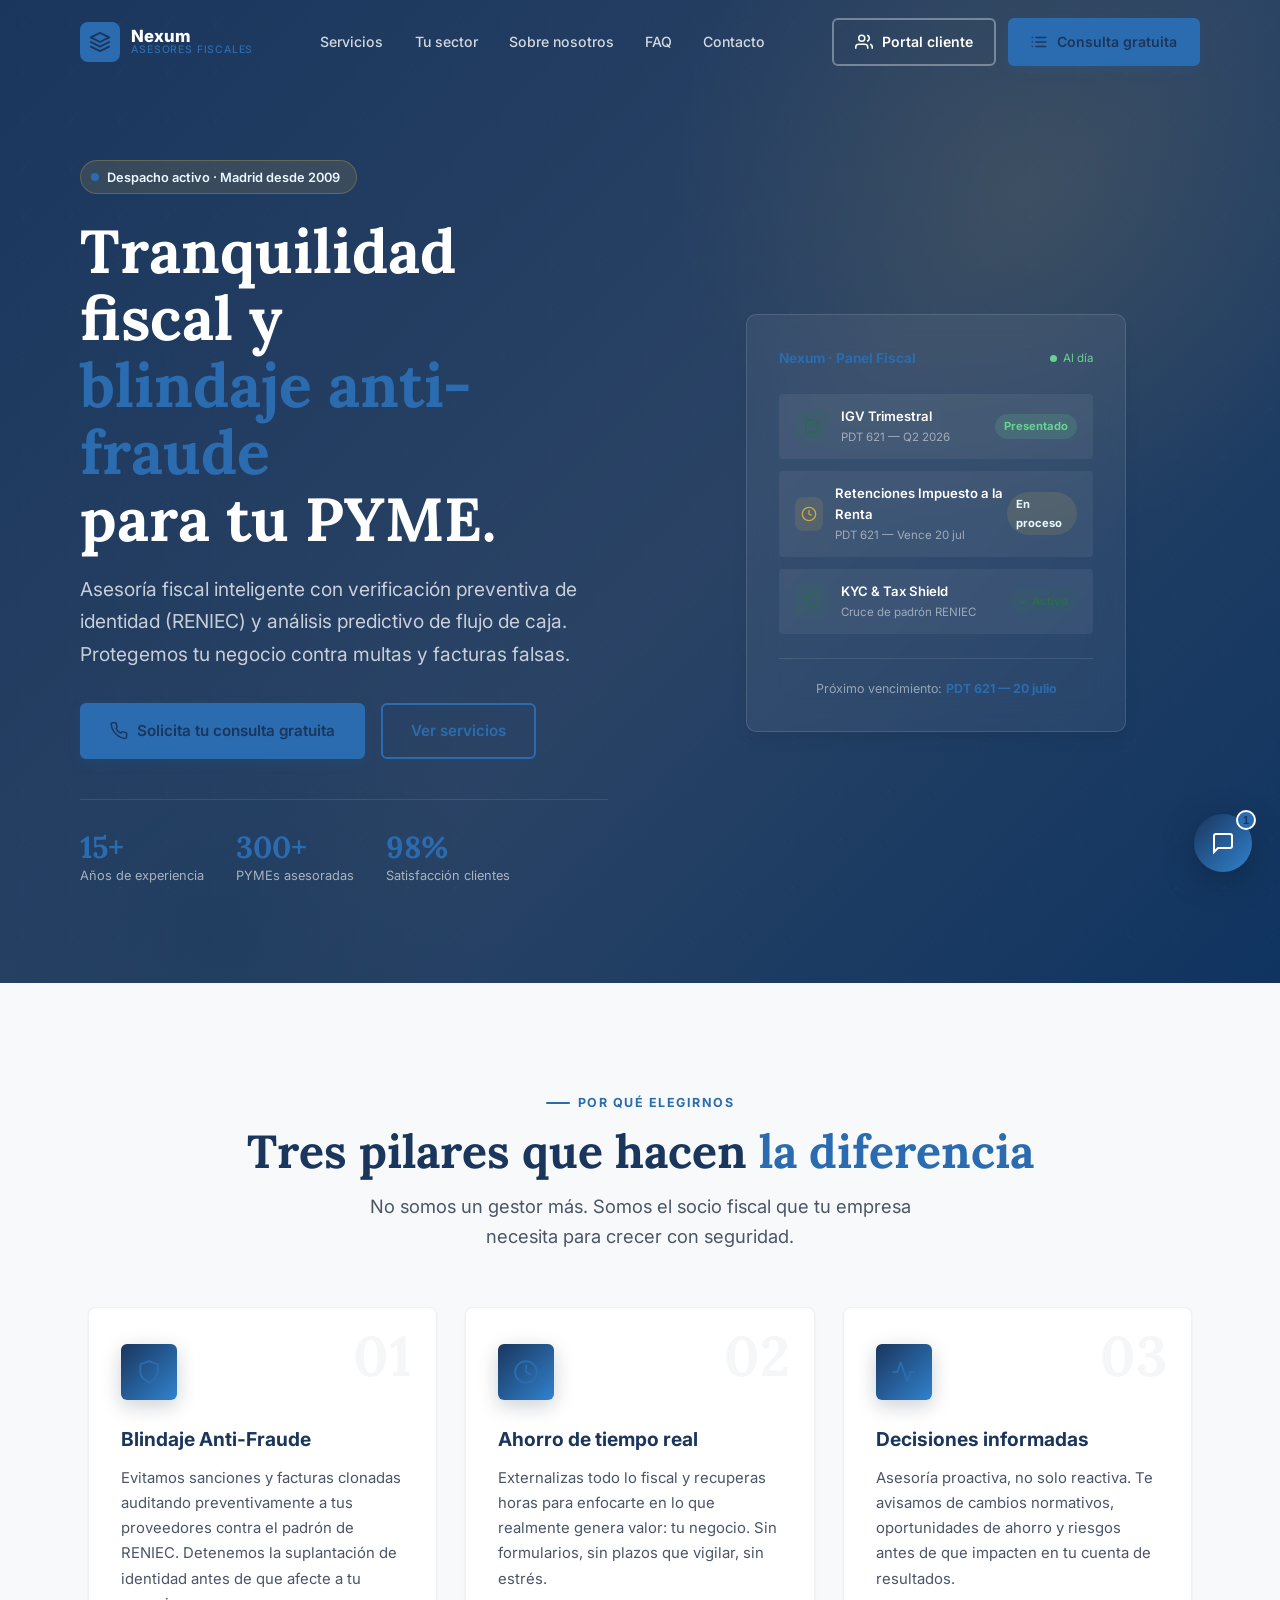
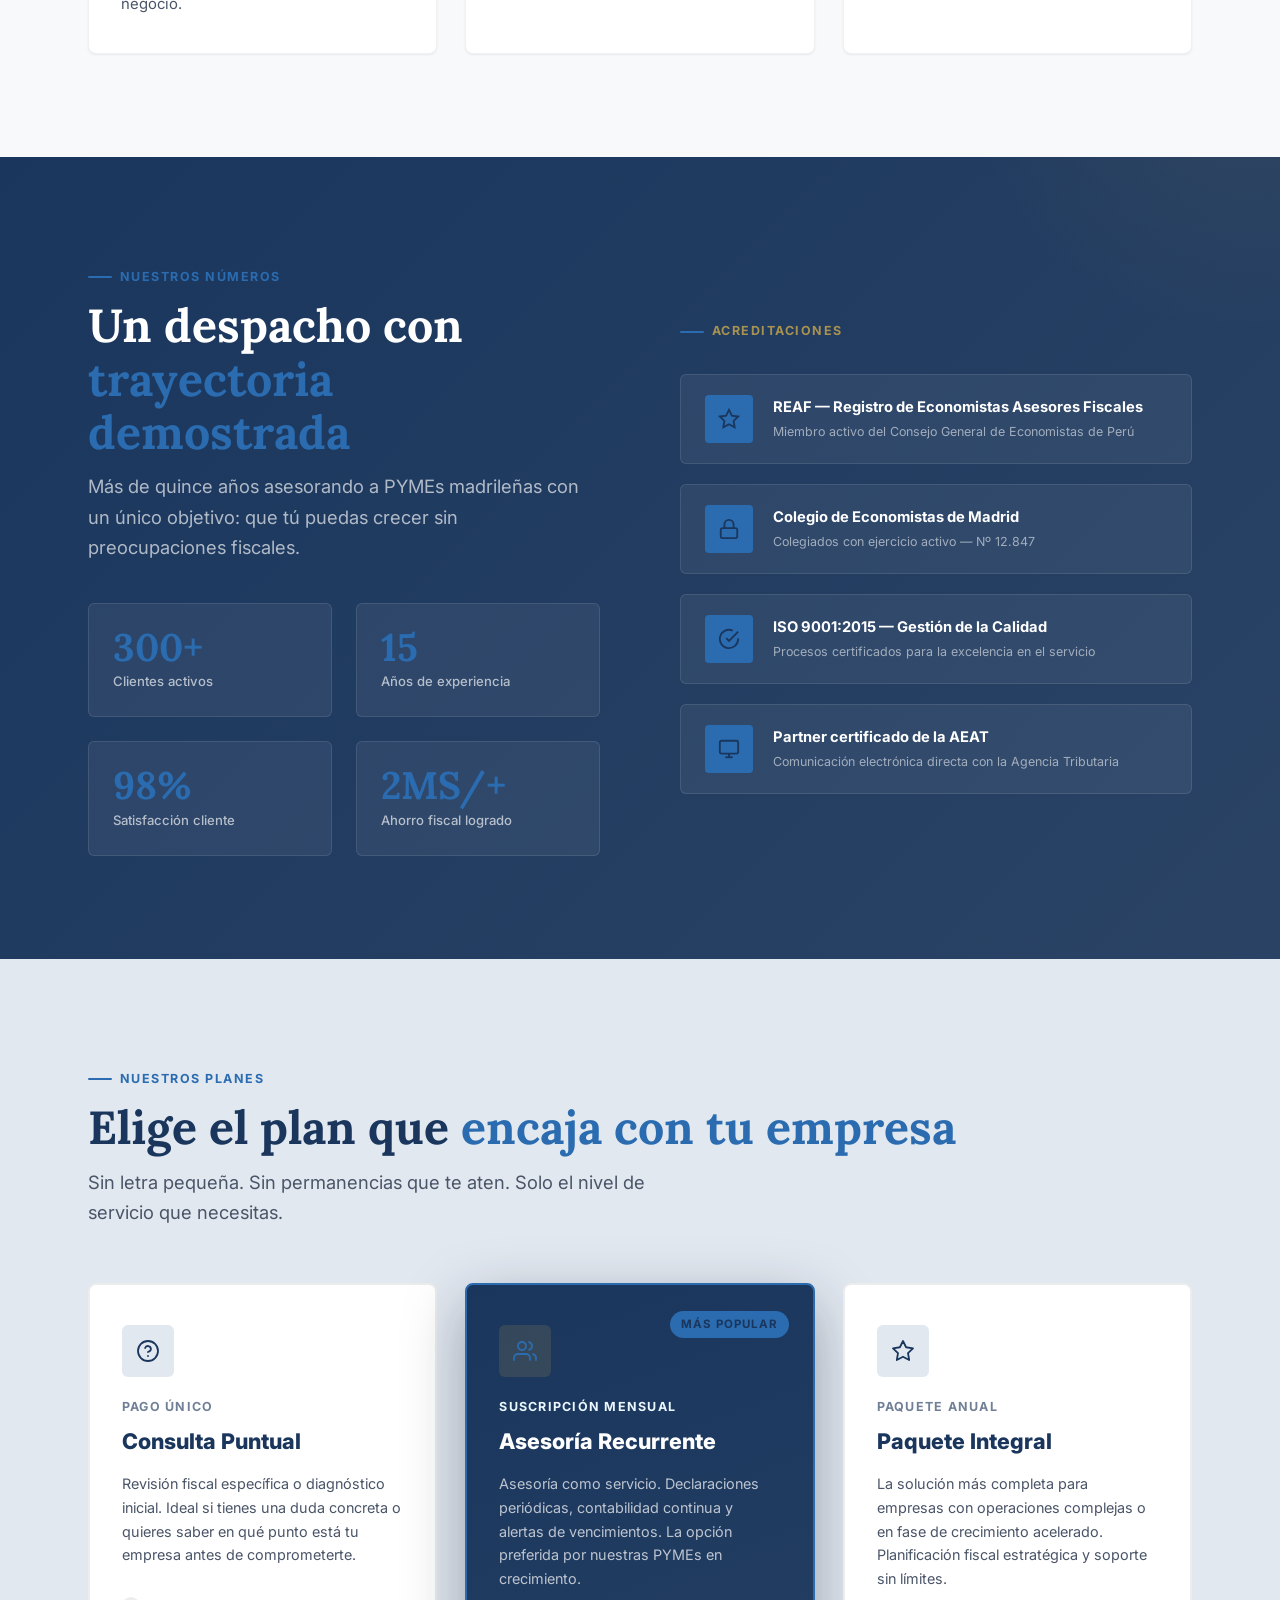
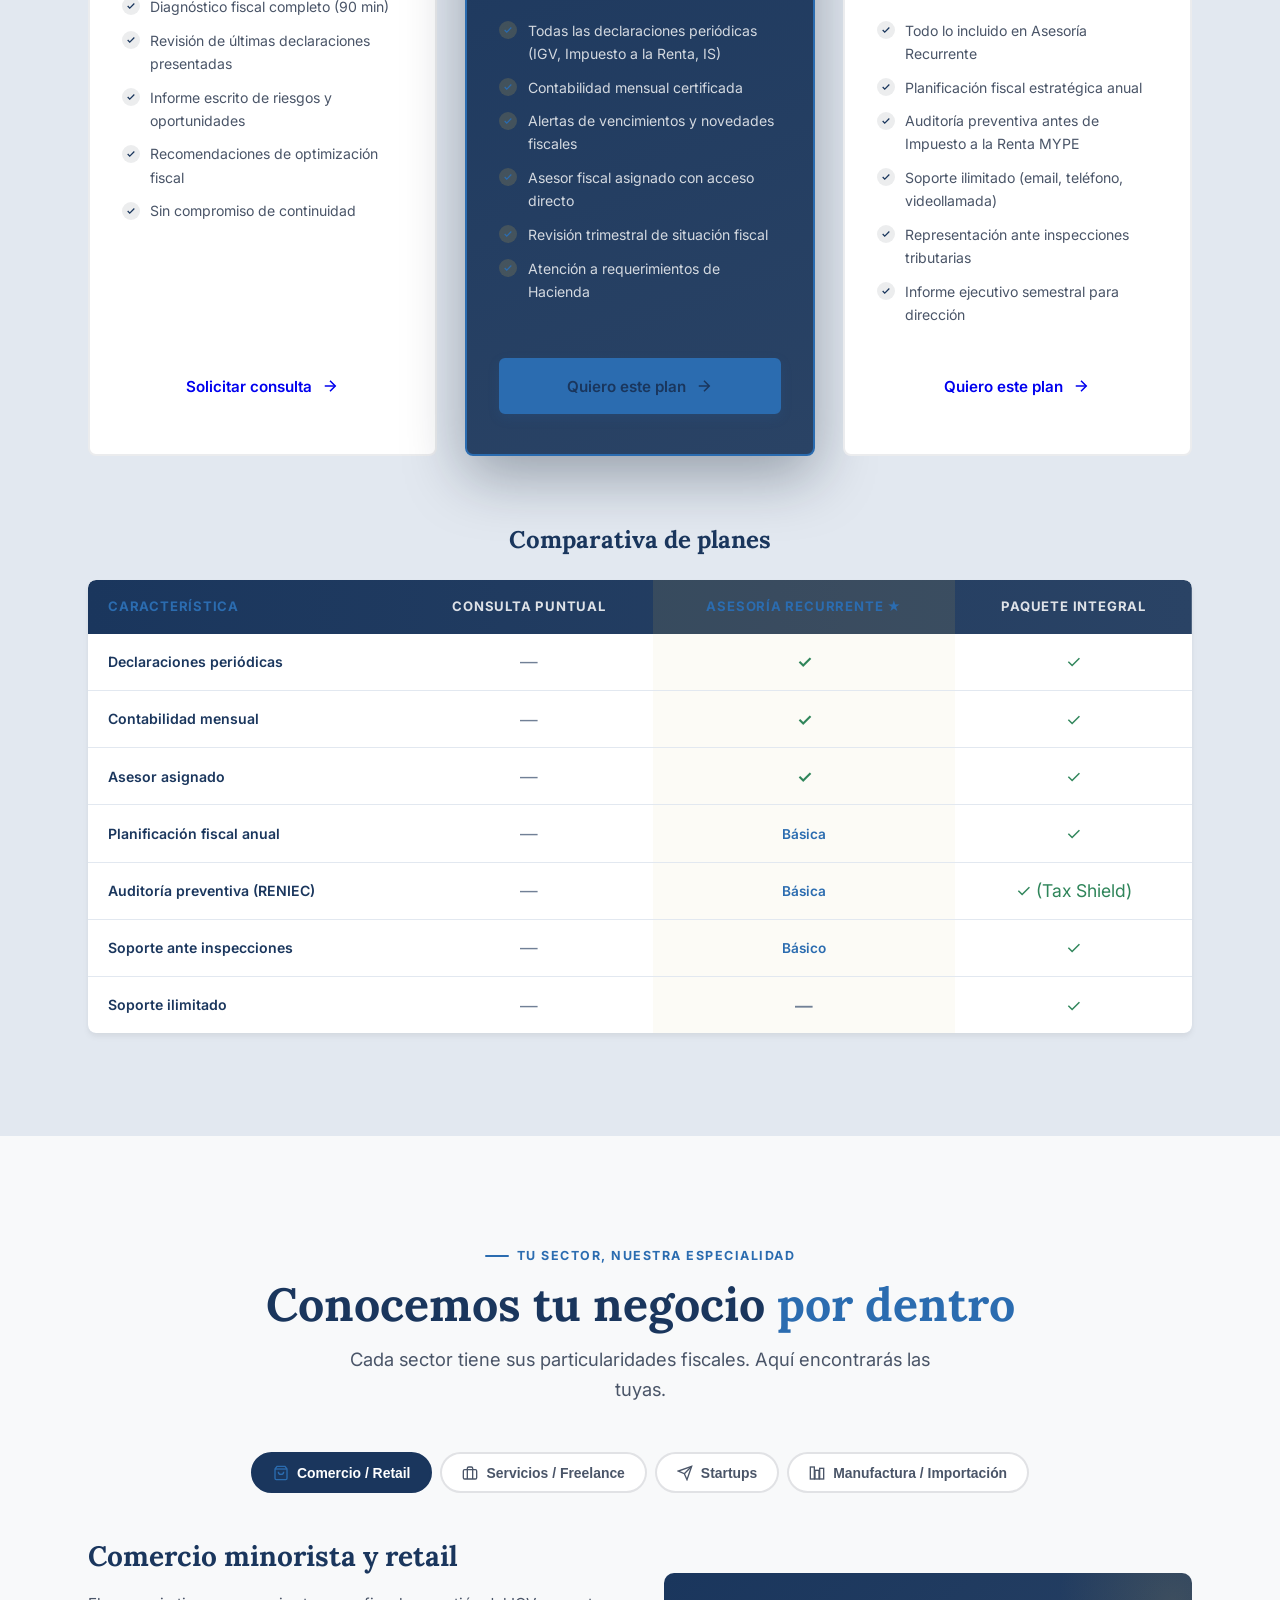
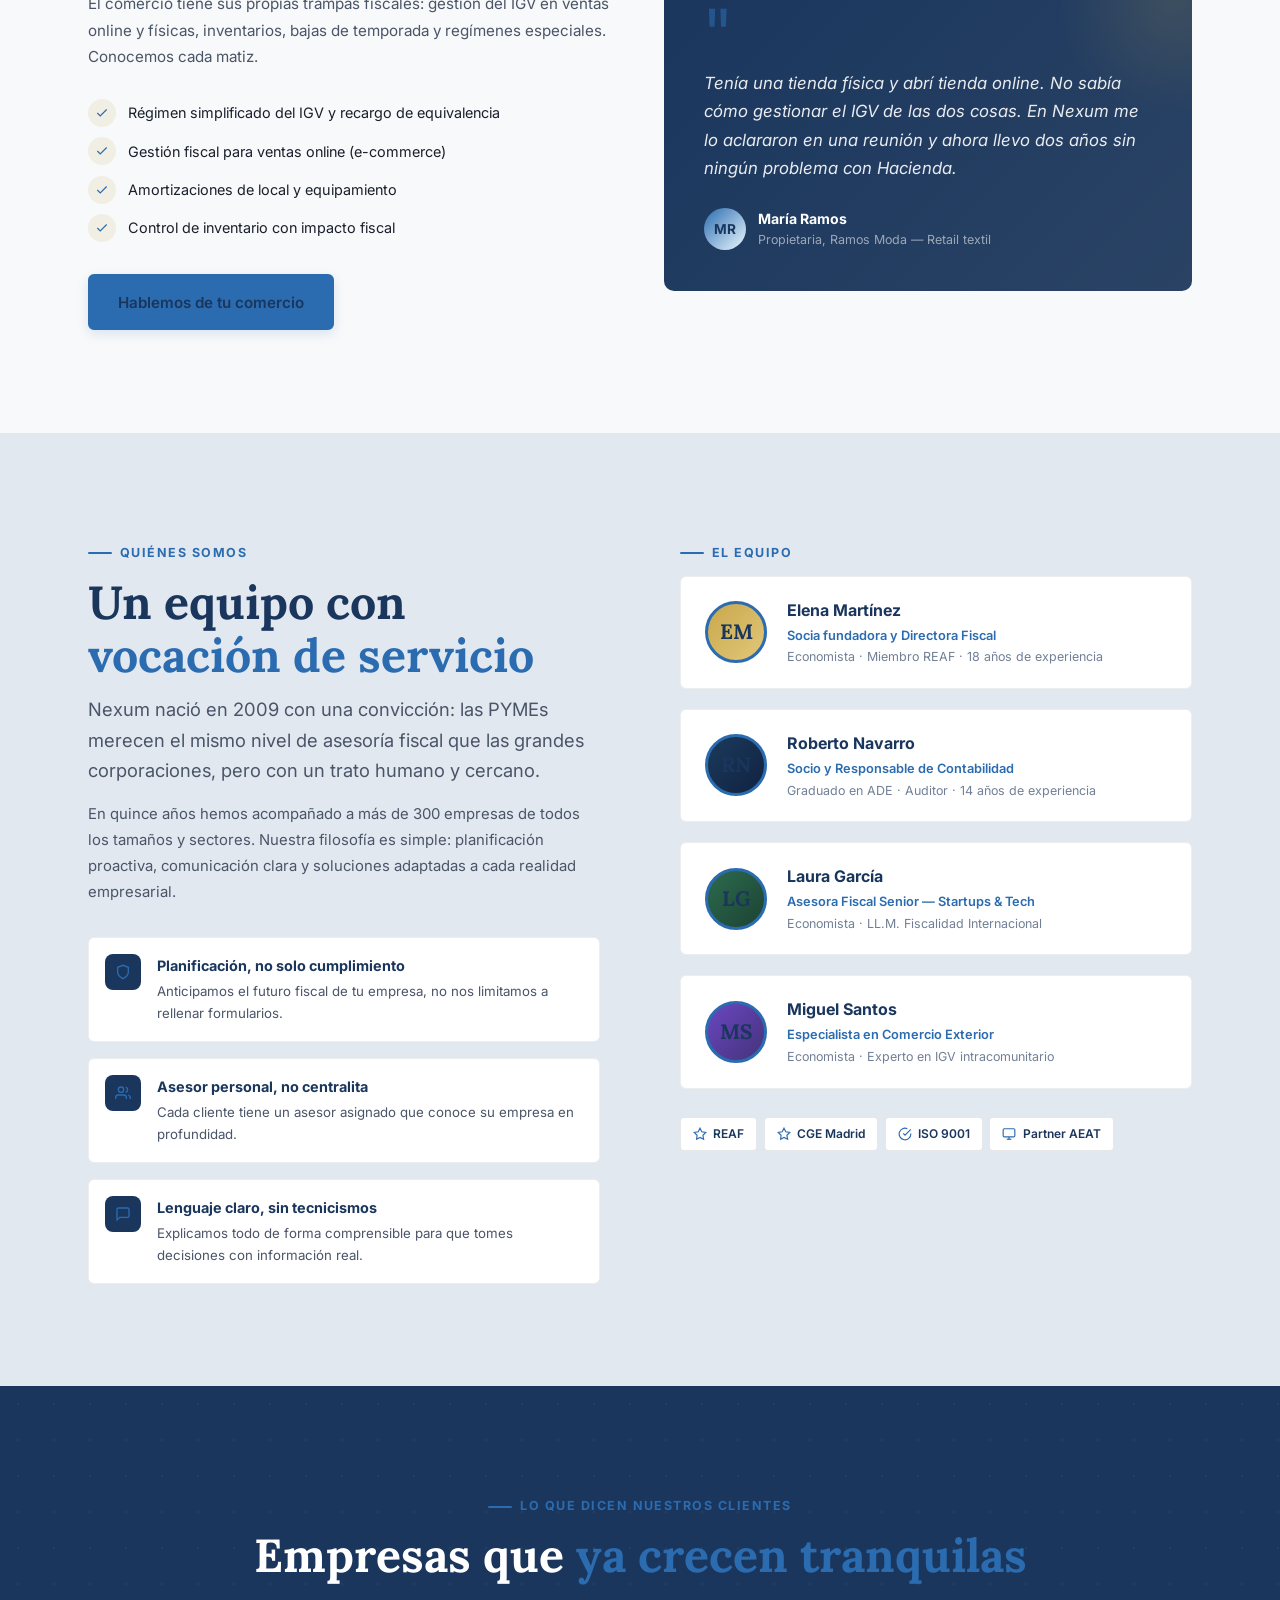
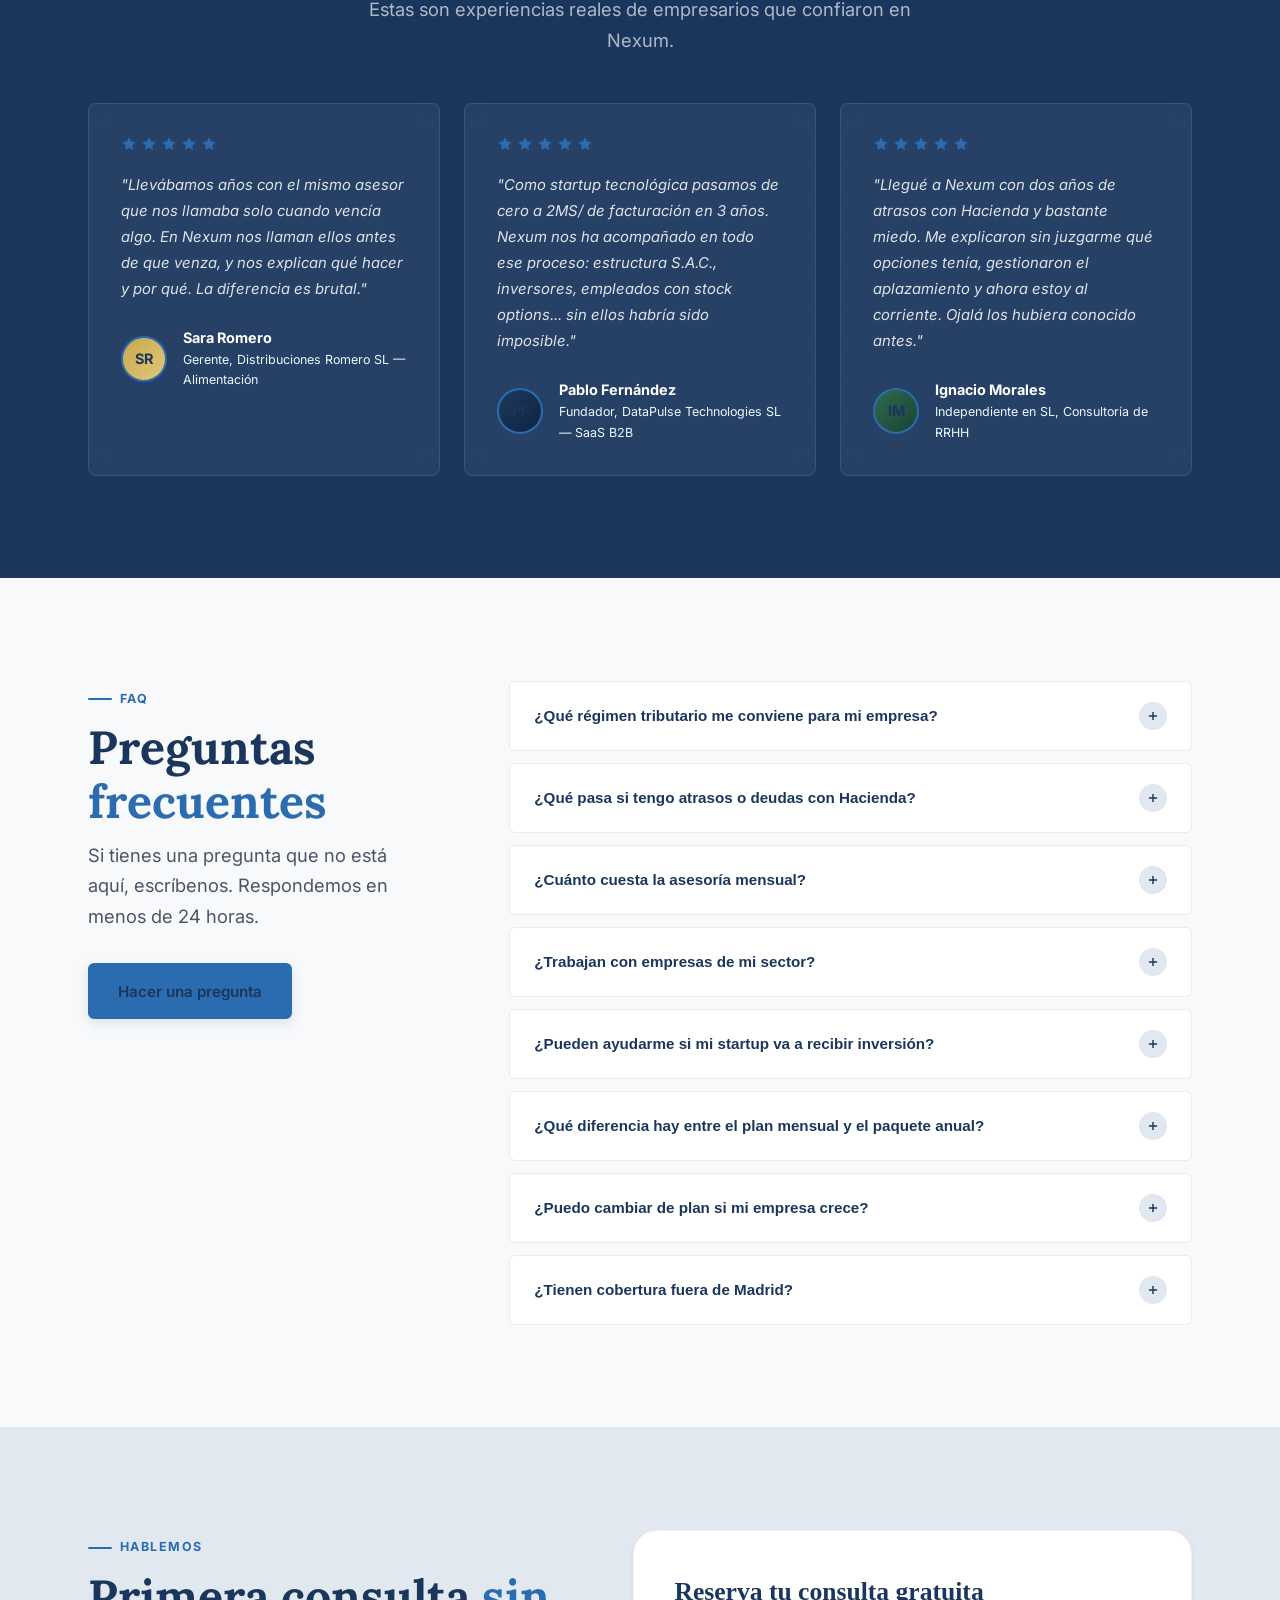
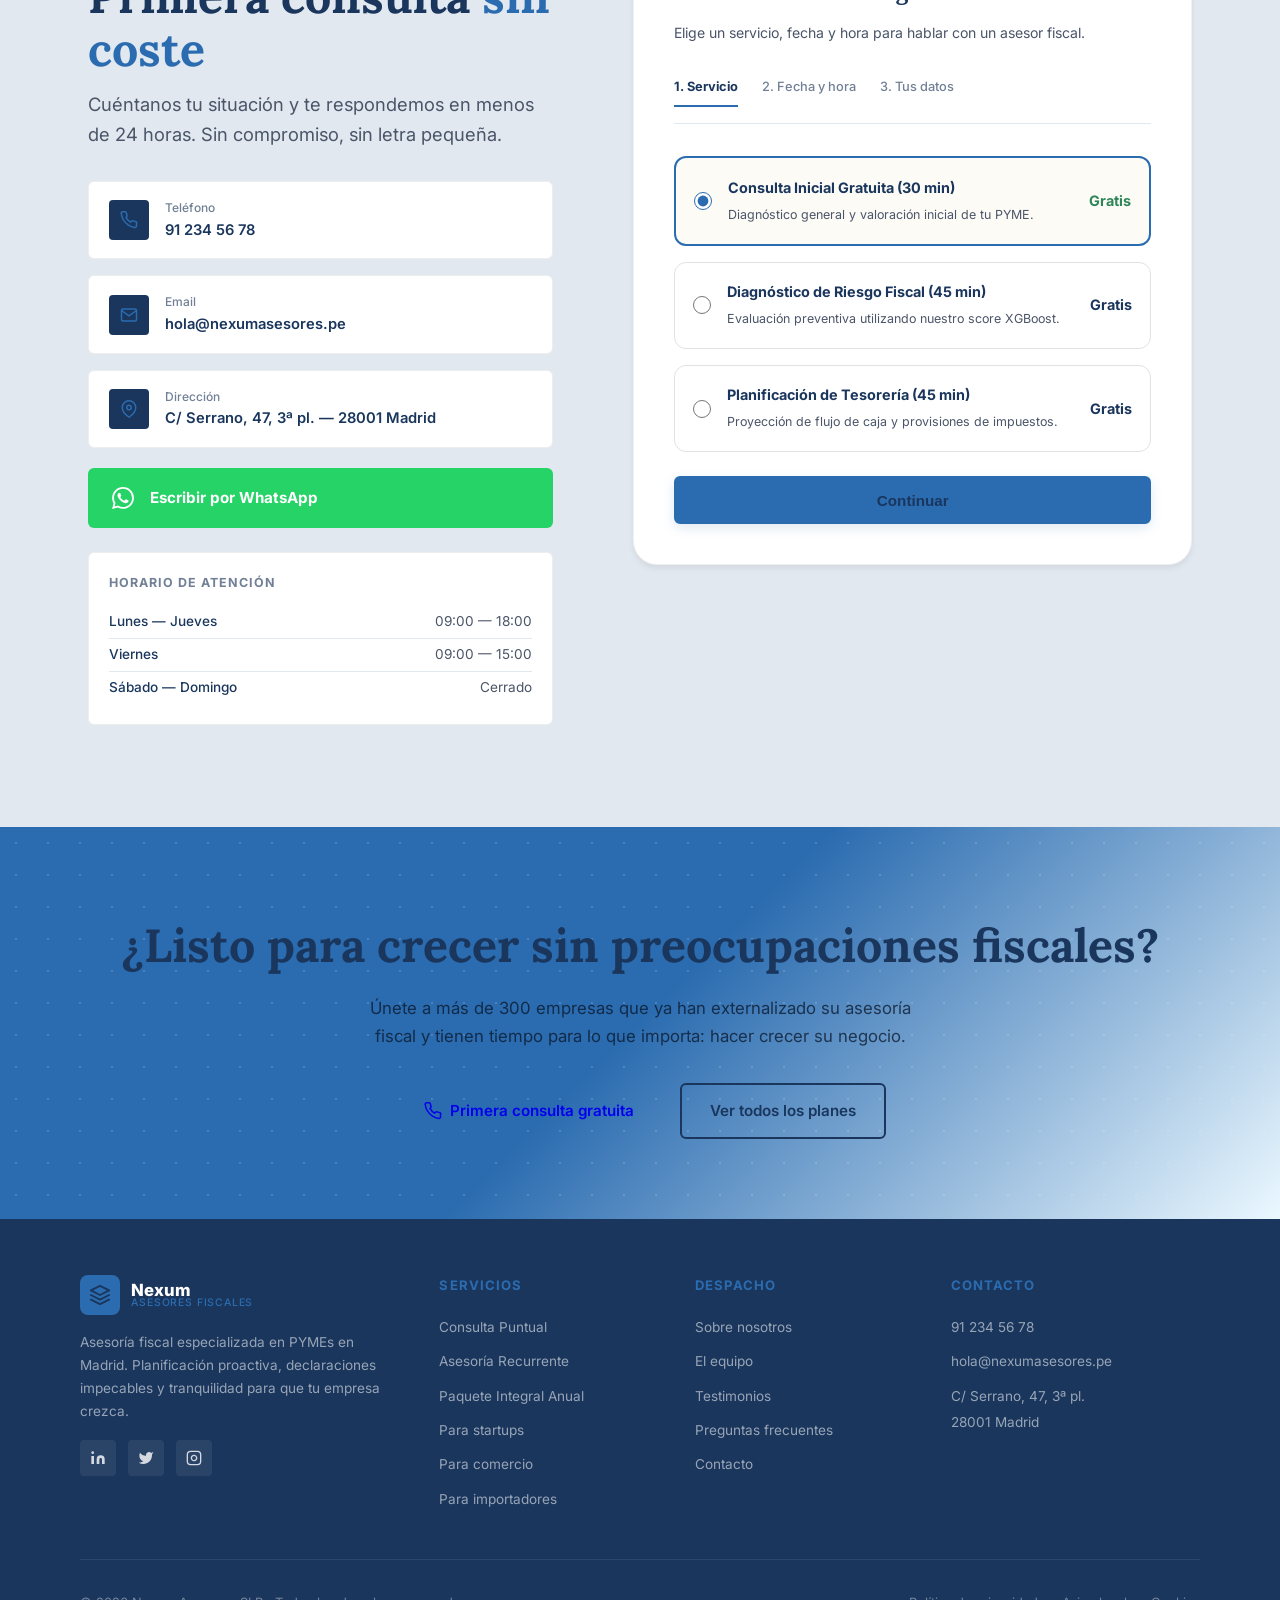
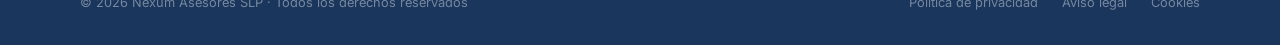
<file: nexum-asesores/index.html>
<!DOCTYPE html>
<html lang="es">
<head>
  <meta charset="UTF-8" />
  <meta name="viewport" content="width=device-width, initial-scale=1.0" />

  <!-- SEO -->
  <title>Nexum Asesores — Asesoría Fiscal y KYC Tax Shield para PYMEs | Tranquilidad tributaria y anti-fraude</title>
  <meta name="description" content="Despacho de asesoría fiscal especializado en PYMEs. Reducimos tu riesgo fiscal y de fraude mediante auditoría de identidad preventiva con RENIEC y Machine Learning." />
  <meta name="keywords" content="asesoría fiscal pymes, blindaje anti-fraude fiscal, auditoria preventiva reniec, kyc fiscal empresas, score riesgo fiscal, planificacion fiscal" />
  <meta name="robots" content="index, follow" />
  <link rel="canonical" href="https://www.nexumasesores.pe/" />

  <!-- Open Graph -->
  <meta property="og:type" content="website" />
  <meta property="og:url" content="https://www.nexumasesores.pe/" />
  <meta property="og:title" content="Nexum Asesores — Tranquilidad fiscal para que tu pyme crezca sin sobresaltos" />
  <meta property="og:description" content="Asesoría fiscal integral para PYMEs en Madrid. Declaraciones, planificación fiscal, auditoría preventiva y soporte continuo." />
  <meta property="og:image" content="https://www.nexumasesores.pe/og-image.jpg" />

  <!-- Styles -->
  <link rel="stylesheet" href="styles.css" />

  <!-- Schema: LocalBusiness -->
  <script type="application/ld+json">
  {
    "@context": "https://schema.org",
    "@type": "LocalBusiness",
    "name": "Nexum Asesores",
    "description": "Despacho de asesoría fiscal especializado en PYMEs en Madrid.",
    "url": "https://www.nexumasesores.pe",
    "telephone": "+34 91 234 56 78",
    "email": "hola@nexumasesores.pe",
    "address": {
      "@type": "PostalAddress",
      "streetAddress": "Calle Serrano, 47, Planta 3",
      "addressLocality": "Madrid",
      "postalCode": "28001",
      "addressCountry": "ES"
    },
    "geo": {
      "@type": "GeoCoordinates",
      "latitude": 40.4168,
      "longitude": -3.7038
    },
    "openingHoursSpecification": [
      {
        "@type": "OpeningHoursSpecification",
        "dayOfWeek": ["Monday","Tuesday","Wednesday","Thursday","Friday"],
        "opens": "09:00",
        "closes": "18:00"
      }
    ],
    "priceRange": "S/S/",
    "areaServed": "Madrid",
    "hasOfferCatalog": {
      "@type": "OfferCatalog",
      "name": "Servicios de Asesoría Fiscal",
      "itemListElement": [
        {"@type":"Offer","name":"Consulta Puntual","description":"Revisión fiscal específica y diagnóstico inicial."},
        {"@type":"Offer","name":"Asesoría Recurrente","description":"Declaraciones periódicas y contabilidad continua."},
        {"@type":"Offer","name":"Paquete Integral Anual","description":"Planificación fiscal, auditoría preventiva y soporte ilimitado."}
      ]
    }
  }
  </script>

  <!-- Schema: FAQPage -->
  <script type="application/ld+json">
  {
    "@context": "https://schema.org",
    "@type": "FAQPage",
    "mainEntity": [
      {
        "@type": "Question",
        "name": "¿Qué régimen tributario me conviene para mi empresa?",
        "acceptedAnswer": { "@type": "Answer", "text": "Depende de tu volumen de facturación, tipo de actividad y previsión de crecimiento. En Nexum hacemos un diagnóstico gratuito inicial donde analizamos tu situación real antes de recomendar cualquier régimen. No hay una respuesta universal; hay una respuesta para tu empresa." }
      },
      {
        "@type": "Question",
        "name": "¿Qué pasa si tengo atrasos o deudas con Hacienda?",
        "acceptedAnswer": { "@type": "Answer", "text": "No es el fin del mundo. Existen vías de regularización voluntaria, aplazamientos y fraccionamientos que pueden reducir sanciones e intereses. Cuanto antes actúes, más opciones tienes. En nuestra primera consulta evaluamos tu situación sin juicios." }
      },
      {
        "@type": "Question",
        "name": "¿Cuánto cuesta la asesoría mensual?",
        "acceptedAnswer": { "@type": "Answer", "text": "Nuestros planes recurrentes parten desde 149 S//mes para independientes con estructura S.A.C., y desde 249 S//mes para PYMEs. El precio exacto depende del volumen de operaciones y servicios requeridos. Primera consulta gratuita para valorar tu caso." }
      },
      {
        "@type": "Question",
        "name": "¿Trabajan con empresas de mi sector?",
        "acceptedAnswer": { "@type": "Answer", "text": "Sí. Tenemos experiencia con comercio minorista, servicios profesionales, startups tecnológicas y empresas de manufactura e importación. Cada sector tiene sus particularidades fiscales y las conocemos en profundidad." }
      },
      {
        "@type": "Question",
        "name": "¿Pueden ayudarme si mi empresa es una startup con inversión?",
        "acceptedAnswer": { "@type": "Answer", "text": "Absolutamente. Tenemos experiencia con sociedades en rondas de financiación, stock options para empleados, deducciones por I+D+i y estructuración fiscal para la expansión internacional. Es uno de nuestros sectores de mayor especialización." }
      },
      {
        "@type": "Question",
        "name": "¿Qué diferencia hay entre el paquete mensual y el anual?",
        "acceptedAnswer": { "@type": "Answer", "text": "La asesoría mensual cubre declaraciones periódicas, contabilidad y alertas de vencimientos. El paquete anual añade planificación fiscal proactiva, auditoría preventiva y soporte ilimitado. Para empresas con más de 500.000 S/ de facturación, el paquete anual suele amortizarse en el primer trimestre." }
      },
      {
        "@type": "Question",
        "name": "¿Puedo cambiar de plan si mi empresa crece?",
        "acceptedAnswer": { "@type": "Answer", "text": "Sí, y es algo que ocurre con frecuencia. Nuestros planes son flexibles: puedes escalar tu servicio en cualquier momento sin penalizaciones. Revisamos juntos tus necesidades cada 6 meses." }
      },
      {
        "@type": "Question",
        "name": "¿Tienen cobertura fuera de Madrid?",
        "acceptedAnswer": { "@type": "Answer", "text": "Trabajamos principalmente con empresas en Madrid y alrededores, aunque el 40% de nuestros clientes opten por atención 100% digital. Si tu empresa está en otra comunidad, contáctanos y estudiamos tu caso sin compromiso." }
      }
    ]
  }
  </script>
</head>
<body>

<!-- ════════════════════════════════════════════
     NAVBAR
════════════════════════════════════════════ -->
<header>
  <nav id="navbar" aria-label="Navegación principal">
    <div class="container nav-inner">
      <!-- Logo -->
      <a href="#inicio" class="nav-logo" aria-label="Nexum Asesores — Inicio">
        <div class="nav-logo-icon" aria-hidden="true">
          <svg viewBox="0 0 24 24" fill="none" stroke="currentColor" stroke-width="2" stroke-linecap="round" stroke-linejoin="round">
            <path d="M12 2L2 7l10 5 10-5-10-5z"/><path d="M2 17l10 5 10-5"/><path d="M2 12l10 5 10-5"/>
          </svg>
        </div>
        <div class="nav-logo-text">
          <span class="nav-logo-name">Nexum</span>
          <span class="nav-logo-sub">Asesores Fiscales</span>
        </div>
      </a>

      <!-- Links desktop -->
      <ul class="nav-links" role="list">
        <li><a href="#servicios">Servicios</a></li>
        <li><a href="#segmentos">Tu sector</a></li>
        <li><a href="#nosotros">Sobre nosotros</a></li>
        <li><a href="#faq">FAQ</a></li>
        <li><a href="#contacto">Contacto</a></li>
      </ul>

      <!-- CTA desktop -->
      <div class="nav-cta">
        <a href="portal.html" class="btn btn-secondary" style="margin-right:.5rem">
          <svg viewBox="0 0 24 24" fill="none" stroke="currentColor" stroke-width="2" aria-hidden="true"><path d="M17 21v-2a4 4 0 0 0-4-4H5a4 4 0 0 0-4 4v2"/><circle cx="9" cy="7" r="4"/><path d="M23 21v-2a4 4 0 0 0-3-3.87"/><path d="M16 3.13a4 4 0 0 1 0 7.75"/></svg>
          Portal cliente
        </a>
        <a href="#contacto" class="btn btn-primary">
          <svg viewBox="0 0 24 24" fill="none" stroke="currentColor" stroke-width="2" stroke-linecap="round" stroke-linejoin="round" aria-hidden="true"><path d="M8 6h13"/><path d="M8 12h13"/><path d="M8 18h13"/><path d="M3 6h.01"/><path d="M3 12h.01"/><path d="M3 18h.01"/></svg>
          Consulta gratuita
        </a>
      </div>

      <!-- Hamburguesa -->
      <button class="nav-toggle" id="navToggle" aria-label="Abrir menú" aria-expanded="false" aria-controls="mobileNav">
        <div class="hamburger" aria-hidden="true">
          <span></span><span></span><span></span>
        </div>
      </button>
    </div>
  </nav>
</header>

<!-- Mobile nav overlay -->
<div class="mobile-nav" id="mobileNav" role="dialog" aria-modal="true" aria-label="Menú principal">
  <button class="mobile-nav-close" id="mobileNavClose" aria-label="Cerrar menú">
    <svg viewBox="0 0 24 24" fill="none" stroke="currentColor" stroke-width="2"><line x1="18" y1="6" x2="6" y2="18"/><line x1="6" y1="6" x2="18" y2="18"/></svg>
  </button>
  <ul class="mobile-nav-links" role="list">
    <li><a href="#servicios">Servicios</a></li>
    <li><a href="#segmentos">Tu sector</a></li>
    <li><a href="#nosotros">Sobre nosotros</a></li>
    <li><a href="#faq">Preguntas frecuentes</a></li>
    <li><a href="#contacto">Contacto</a></li>
  </ul>
  <div class="mobile-nav-cta">
    <a href="portal.html" class="btn btn-secondary" style="margin-bottom:.75rem;display:flex;align-items:center;justify-content:center;gap:.5rem">
      <svg viewBox="0 0 24 24" fill="none" stroke="currentColor" stroke-width="2" aria-hidden="true" style="width:16px;height:16px"><path d="M17 21v-2a4 4 0 0 0-4-4H5a4 4 0 0 0-4 4v2"/><circle cx="9" cy="7" r="4"/></svg>
      Portal de cliente
    </a>
    <a href="#contacto" class="btn btn-primary">Primera consulta gratuita</a>
  </div>
</div>


<!-- ════════════════════════════════════════════
     SECCIÓN 1 — HERO
════════════════════════════════════════════ -->
<main id="inicio">
  <section id="hero" aria-labelledby="hero-title">
    <div class="hero-bg-pattern" aria-hidden="true"></div>
    <div class="hero-grid" aria-hidden="true"></div>
    <div class="container">
      <div class="hero-content">
        <!-- Texto izquierda -->
        <div class="hero-text">
          <div class="hero-badge" aria-label="Despacho activo">
            <span class="hero-badge-dot"></span>
            Despacho activo · Madrid desde 2009
          </div>

          <h1 class="hero-title" id="hero-title">
            Tranquilidad fiscal y
            <span class="accent">blindaje anti-fraude</span>
            para tu PYME.
          </h1>

          <p class="hero-pitch">
            Asesoría fiscal inteligente con verificación preventiva de identidad (RENIEC) y análisis predictivo de flujo de caja. Protegemos tu negocio contra multas y facturas falsas.
          </p>

          <div class="hero-actions">
            <a href="#contacto" class="btn btn-primary">
              <svg viewBox="0 0 24 24" fill="none" stroke="currentColor" stroke-width="2" stroke-linecap="round" stroke-linejoin="round" aria-hidden="true"><path d="M22 16.92v3a2 2 0 0 1-2.18 2 19.79 19.79 0 0 1-8.63-3.07A19.5 19.5 0 0 1 4.69 12 19.79 19.79 0 0 1 1.61 3.38 2 2 0 0 1 3.58 1h3a2 2 0 0 1 2 1.72 12.84 12.84 0 0 0 .7 2.81 2 2 0 0 1-.45 2.11L8.09 8.91a16 16 0 0 0 6 6l1.27-1.27a2 2 0 0 1 2.11-.45 12.84 12.84 0 0 0 2.81.7A2 2 0 0 1 22 16.92z"/></svg>
              Solicita tu consulta gratuita
            </a>
            <a href="#servicios" class="btn btn-outline">Ver servicios</a>
          </div>

          <div class="hero-stats" role="list" aria-label="Estadísticas del despacho">
            <div class="hero-stat" role="listitem">
              <span class="hero-stat-num" aria-label="15 años de experiencia">15+</span>
              <span class="hero-stat-label">Años de experiencia</span>
            </div>
            <div class="hero-stat" role="listitem">
              <span class="hero-stat-num" aria-label="más de 300 pymes asesoradas">300+</span>
              <span class="hero-stat-label">PYMEs asesoradas</span>
            </div>
            <div class="hero-stat" role="listitem">
              <span class="hero-stat-num" aria-label="98% de satisfacción">98%</span>
              <span class="hero-stat-label">Satisfacción clientes</span>
            </div>
          </div>
        </div>

        <!-- Tarjeta visual derecha -->
        <div class="hero-visual" aria-hidden="true">
          <div class="hero-card">
            <div class="hero-card-header">
              <span class="hero-card-logo">Nexum · Panel Fiscal</span>
              <span class="hero-card-status">
                <span class="status-dot"></span> Al día
              </span>
            </div>
            <div class="hero-card-items">
              <div class="hero-card-item">
                <div class="hero-item-left">
                  <div class="hero-item-icon" style="background:rgba(45,106,79,.15)">
                    <svg viewBox="0 0 24 24" fill="none" stroke="#2D6A4F" stroke-width="2"><path d="M9 11l3 3L22 4"/><path d="M21 12v7a2 2 0 0 1-2 2H5a2 2 0 0 1-2-2V5a2 2 0 0 1 2-2h11"/></svg>
                  </div>
                  <div>
                    <div class="hero-item-name">IGV Trimestral</div>
                    <div class="hero-item-desc">PDT 621 — Q2 2026</div>
                  </div>
                </div>
                <span class="hero-item-badge badge-ok">Presentado</span>
              </div>
              <div class="hero-card-item">
                <div class="hero-item-left">
                  <div class="hero-item-icon" style="background:rgba(201,168,76,.15)">
                    <svg viewBox="0 0 24 24" fill="none" stroke="#C9A84C" stroke-width="2"><circle cx="12" cy="12" r="10"/><polyline points="12 6 12 12 16 14"/></svg>
                  </div>
                  <div>
                    <div class="hero-item-name">Retenciones Impuesto a la Renta</div>
                    <div class="hero-item-desc">PDT 621 — Vence 20 jul</div>
                  </div>
                </div>
                <span class="hero-item-badge badge-alert">En proceso</span>
              </div>
              <div class="hero-card-item">
                <div class="hero-item-left">
                  <div class="hero-item-icon" style="background:rgba(45,106,79,.15)">
                    <svg viewBox="0 0 24 24" fill="none" stroke="#2D6A4F" stroke-width="2"><path d="M12 22s8-4 8-10V5l-8-3-8 3v7c0 6 8 10 8 10z"/></svg>
                  </div>
                  <div>
                    <div class="hero-item-name">KYC & Tax Shield</div>
                    <div class="hero-item-desc">Cruce de padrón RENIEC</div>
                  </div>
                </div>
                <span class="hero-item-badge badge-ok" style="background:rgba(45,106,79,.15);color:#2D6A4F">✓ Activo</span>
              </div>
            </div>
            <div class="hero-card-footer">
              <p>Próximo vencimiento: <strong>PDT 621 — 20 julio</strong></p>
            </div>
          </div>
        </div>
      </div>
    </div>
  </section>


  <!-- ════════════════════════════════════════════
       SECCIÓN 2 — PILARES DE VALOR
  ════════════════════════════════════════════ -->
  <section id="pilares" aria-labelledby="pilares-title">
    <div class="container">
      <div class="pilares-intro reveal">
        <div class="section-label">Por qué elegirnos</div>
        <h2 class="section-title" id="pilares-title">Tres pilares que hacen <span>la diferencia</span></h2>
        <p class="section-subtitle">No somos un gestor más. Somos el socio fiscal que tu empresa necesita para crecer con seguridad.</p>
      </div>

      <div class="pilares-grid">
        <!-- Pilar 1 -->
        <article class="pilar-card reveal reveal-delay-1">
          <span class="pilar-num" aria-hidden="true">01</span>
          <div class="pilar-icon-wrap" aria-hidden="true">
            <svg viewBox="0 0 24 24" fill="none" stroke="currentColor" stroke-width="1.8" stroke-linecap="round" stroke-linejoin="round">
              <path d="M12 22s8-4 8-10V5l-8-3-8 3v7c0 6 8 10 8 10z"/>
            </svg>
          </div>
          <h3 class="pilar-title">Blindaje Anti-Fraude</h3>
          <p class="pilar-desc">Evitamos sanciones y facturas clonadas auditando preventivamente a tus proveedores contra el padrón de RENIEC. Detenemos la suplantación de identidad antes de que afecte a tu negocio.</p>
        </article>

        <!-- Pilar 2 -->
        <article class="pilar-card reveal reveal-delay-2">
          <span class="pilar-num" aria-hidden="true">02</span>
          <div class="pilar-icon-wrap" aria-hidden="true">
            <svg viewBox="0 0 24 24" fill="none" stroke="currentColor" stroke-width="1.8" stroke-linecap="round" stroke-linejoin="round">
              <circle cx="12" cy="12" r="10"/><polyline points="12 6 12 12 16 14"/>
            </svg>
          </div>
          <h3 class="pilar-title">Ahorro de tiempo real</h3>
          <p class="pilar-desc">Externalizas todo lo fiscal y recuperas horas para enfocarte en lo que realmente genera valor: tu negocio. Sin formularios, sin plazos que vigilar, sin estrés.</p>
        </article>

        <!-- Pilar 3 -->
        <article class="pilar-card reveal reveal-delay-3">
          <span class="pilar-num" aria-hidden="true">03</span>
          <div class="pilar-icon-wrap" aria-hidden="true">
            <svg viewBox="0 0 24 24" fill="none" stroke="currentColor" stroke-width="1.8" stroke-linecap="round" stroke-linejoin="round">
              <polyline points="22 12 18 12 15 21 9 3 6 12 2 12"/>
            </svg>
          </div>
          <h3 class="pilar-title">Decisiones informadas</h3>
          <p class="pilar-desc">Asesoría proactiva, no solo reactiva. Te avisamos de cambios normativos, oportunidades de ahorro y riesgos antes de que impacten en tu cuenta de resultados.</p>
        </article>
      </div>
    </div>
  </section>


  <!-- ════════════════════════════════════════════
       SECCIÓN 3 — CONFIANZA
  ════════════════════════════════════════════ -->
  <section id="confianza" aria-labelledby="confianza-title">
    <div class="container">
      <div class="confianza-inner">
        <div class="confianza-left reveal">
          <div class="section-label">Nuestros números</div>
          <h2 class="section-title" id="confianza-title">Un despacho con <span>trayectoria demostrada</span></h2>
          <p class="section-subtitle" style="color:rgba(255,255,255,.65)">Más de quince años asesorando a PYMEs madrileñas con un único objetivo: que tú puedas crecer sin preocupaciones fiscales.</p>

          <div class="stats-grid" role="list">
            <div class="stat-item reveal reveal-delay-1" role="listitem">
              <div class="stat-num" aria-label="Más de 300 clientes">300+</div>
              <div class="stat-label">Clientes activos</div>
            </div>
            <div class="stat-item reveal reveal-delay-2" role="listitem">
              <div class="stat-num" aria-label="15 años">15</div>
              <div class="stat-label">Años de experiencia</div>
            </div>
            <div class="stat-item reveal reveal-delay-3" role="listitem">
              <div class="stat-num" aria-label="98 por ciento de satisfacción">98%</div>
              <div class="stat-label">Satisfacción cliente</div>
            </div>
            <div class="stat-item reveal reveal-delay-4" role="listitem">
              <div class="stat-num" aria-label="Más de 2 millones de euros ahorrados">2MS/+</div>
              <div class="stat-label">Ahorro fiscal logrado</div>
            </div>
          </div>
        </div>

        <div class="confianza-right reveal reveal-delay-2">
          <div class="section-label" style="color:rgba(201,168,76,.8)">Acreditaciones</div>
          <div role="list" style="display:flex;flex-direction:column;gap:1.25rem">
            <div class="sello-item" role="listitem">
              <div class="sello-icon" aria-hidden="true">
                <svg viewBox="0 0 24 24" fill="none" stroke="currentColor" stroke-width="2"><path d="M12 2l3.09 6.26L22 9.27l-5 4.87 1.18 6.88L12 17.77l-6.18 3.25L7 14.14 2 9.27l6.91-1.01L12 2z"/></svg>
              </div>
              <div>
                <div class="sello-name">REAF — Registro de Economistas Asesores Fiscales</div>
                <div class="sello-desc">Miembro activo del Consejo General de Economistas de Perú</div>
              </div>
            </div>
            <div class="sello-item" role="listitem">
              <div class="sello-icon" aria-hidden="true">
                <svg viewBox="0 0 24 24" fill="none" stroke="currentColor" stroke-width="2"><rect x="3" y="11" width="18" height="11" rx="2" ry="2"/><path d="M7 11V7a5 5 0 0 1 10 0v4"/></svg>
              </div>
              <div>
                <div class="sello-name">Colegio de Economistas de Madrid</div>
                <div class="sello-desc">Colegiados con ejercicio activo — Nº 12.847</div>
              </div>
            </div>
            <div class="sello-item" role="listitem">
              <div class="sello-icon" aria-hidden="true">
                <svg viewBox="0 0 24 24" fill="none" stroke="currentColor" stroke-width="2"><path d="M22 11.08V12a10 10 0 1 1-5.93-9.14"/><polyline points="22 4 12 14.01 9 11.01"/></svg>
              </div>
              <div>
                <div class="sello-name">ISO 9001:2015 — Gestión de la Calidad</div>
                <div class="sello-desc">Procesos certificados para la excelencia en el servicio</div>
              </div>
            </div>
            <div class="sello-item" role="listitem">
              <div class="sello-icon" aria-hidden="true">
                <svg viewBox="0 0 24 24" fill="none" stroke="currentColor" stroke-width="2"><rect x="2" y="3" width="20" height="14" rx="2" ry="2"/><line x1="8" y1="21" x2="16" y2="21"/><line x1="12" y1="17" x2="12" y2="21"/></svg>
              </div>
              <div>
                <div class="sello-name">Partner certificado de la AEAT</div>
                <div class="sello-desc">Comunicación electrónica directa con la Agencia Tributaria</div>
              </div>
            </div>
          </div>
        </div>
      </div>
    </div>
  </section>


  <!-- ════════════════════════════════════════════
       SECCIÓN 4 — SERVICIOS
  ════════════════════════════════════════════ -->
  <section id="servicios" aria-labelledby="servicios-title">
    <div class="container">
      <div class="servicios-intro reveal">
        <div class="section-label">Nuestros planes</div>
        <h2 class="section-title" id="servicios-title">Elige el plan que <span>encaja con tu empresa</span></h2>
        <p class="section-subtitle">Sin letra pequeña. Sin permanencias que te aten. Solo el nivel de servicio que necesitas.</p>
      </div>

      <!-- Cards de planes -->
      <div class="planes-grid">
        <!-- Plan 1: Consulta Puntual -->
        <article class="plan-card reveal reveal-delay-1">
          <div class="plan-icon">
            <svg viewBox="0 0 24 24" fill="none" stroke="currentColor" stroke-width="1.8" stroke-linecap="round" stroke-linejoin="round">
              <circle cx="12" cy="12" r="10"/><path d="M9.09 9a3 3 0 0 1 5.83 1c0 2-3 3-3 3"/><line x1="12" y1="17" x2="12.01" y2="17"/>
            </svg>
          </div>
          <div class="plan-type">Pago único</div>
          <h3 class="plan-name">Consulta Puntual</h3>
          <p class="plan-desc">Revisión fiscal específica o diagnóstico inicial. Ideal si tienes una duda concreta o quieres saber en qué punto está tu empresa antes de comprometerte.</p>
          <ul class="plan-features" aria-label="Características del plan Consulta Puntual">
            <li>
              <span class="feature-check" aria-hidden="true"><svg viewBox="0 0 24 24" fill="none" stroke="currentColor" stroke-width="3"><polyline points="20 6 9 17 4 12"/></svg></span>
              Diagnóstico fiscal completo (90 min)
            </li>
            <li>
              <span class="feature-check" aria-hidden="true"><svg viewBox="0 0 24 24" fill="none" stroke="currentColor" stroke-width="3"><polyline points="20 6 9 17 4 12"/></svg></span>
              Revisión de últimas declaraciones presentadas
            </li>
            <li>
              <span class="feature-check" aria-hidden="true"><svg viewBox="0 0 24 24" fill="none" stroke="currentColor" stroke-width="3"><polyline points="20 6 9 17 4 12"/></svg></span>
              Informe escrito de riesgos y oportunidades
            </li>
            <li>
              <span class="feature-check" aria-hidden="true"><svg viewBox="0 0 24 24" fill="none" stroke="currentColor" stroke-width="3"><polyline points="20 6 9 17 4 12"/></svg></span>
              Recomendaciones de optimización fiscal
            </li>
            <li>
              <span class="feature-check" aria-hidden="true"><svg viewBox="0 0 24 24" fill="none" stroke="currentColor" stroke-width="3"><polyline points="20 6 9 17 4 12"/></svg></span>
              Sin compromiso de continuidad
            </li>
          </ul>
          <a href="#contacto" class="btn btn-dark" data-plan="Consulta Puntual">
            Solicitar consulta
            <svg viewBox="0 0 24 24" fill="none" stroke="currentColor" stroke-width="2" aria-hidden="true"><path d="M5 12h14"/><path d="M12 5l7 7-7 7"/></svg>
          </a>
        </article>

        <!-- Plan 2: Asesoría Recurrente (FEATURED) -->
        <article class="plan-card featured reveal reveal-delay-2">
          <div class="plan-popular">
            <span class="badge-popular">Más popular</span>
          </div>
          <div class="plan-icon">
            <svg viewBox="0 0 24 24" fill="none" stroke="currentColor" stroke-width="1.8" stroke-linecap="round" stroke-linejoin="round">
              <path d="M17 21v-2a4 4 0 0 0-4-4H5a4 4 0 0 0-4 4v2"/><circle cx="9" cy="7" r="4"/><path d="M23 21v-2a4 4 0 0 0-3-3.87"/><path d="M16 3.13a4 4 0 0 1 0 7.75"/>
            </svg>
          </div>
          <div class="plan-type">Suscripción mensual</div>
          <h3 class="plan-name">Asesoría Recurrente</h3>
          <p class="plan-desc">Asesoría como servicio. Declaraciones periódicas, contabilidad continua y alertas de vencimientos. La opción preferida por nuestras PYMEs en crecimiento.</p>
          <ul class="plan-features" aria-label="Características del plan Asesoría Recurrente">
            <li>
              <span class="feature-check" aria-hidden="true"><svg viewBox="0 0 24 24" fill="none" stroke="currentColor" stroke-width="3"><polyline points="20 6 9 17 4 12"/></svg></span>
              Todas las declaraciones periódicas (IGV, Impuesto a la Renta, IS)
            </li>
            <li>
              <span class="feature-check" aria-hidden="true"><svg viewBox="0 0 24 24" fill="none" stroke="currentColor" stroke-width="3"><polyline points="20 6 9 17 4 12"/></svg></span>
              Contabilidad mensual certificada
            </li>
            <li>
              <span class="feature-check" aria-hidden="true"><svg viewBox="0 0 24 24" fill="none" stroke="currentColor" stroke-width="3"><polyline points="20 6 9 17 4 12"/></svg></span>
              Alertas de vencimientos y novedades fiscales
            </li>
            <li>
              <span class="feature-check" aria-hidden="true"><svg viewBox="0 0 24 24" fill="none" stroke="currentColor" stroke-width="3"><polyline points="20 6 9 17 4 12"/></svg></span>
              Asesor fiscal asignado con acceso directo
            </li>
            <li>
              <span class="feature-check" aria-hidden="true"><svg viewBox="0 0 24 24" fill="none" stroke="currentColor" stroke-width="3"><polyline points="20 6 9 17 4 12"/></svg></span>
              Revisión trimestral de situación fiscal
            </li>
            <li>
              <span class="feature-check" aria-hidden="true"><svg viewBox="0 0 24 24" fill="none" stroke="currentColor" stroke-width="3"><polyline points="20 6 9 17 4 12"/></svg></span>
              Atención a requerimientos de Hacienda
            </li>
          </ul>
          <a href="#contacto" class="btn btn-primary" data-plan="Asesoría Recurrente">
            Quiero este plan
            <svg viewBox="0 0 24 24" fill="none" stroke="currentColor" stroke-width="2" aria-hidden="true"><path d="M5 12h14"/><path d="M12 5l7 7-7 7"/></svg>
          </a>
        </article>

        <!-- Plan 3: Paquete Integral Anual -->
        <article class="plan-card reveal reveal-delay-3">
          <div class="plan-icon">
            <svg viewBox="0 0 24 24" fill="none" stroke="currentColor" stroke-width="1.8" stroke-linecap="round" stroke-linejoin="round">
              <polygon points="12 2 15.09 8.26 22 9.27 17 14.14 18.18 21.02 12 17.77 5.82 21.02 7 14.14 2 9.27 8.91 8.26 12 2"/>
            </svg>
          </div>
          <div class="plan-type">Paquete anual</div>
          <h3 class="plan-name">Paquete Integral</h3>
          <p class="plan-desc">La solución más completa para empresas con operaciones complejas o en fase de crecimiento acelerado. Planificación fiscal estratégica y soporte sin límites.</p>
          <ul class="plan-features" aria-label="Características del plan Paquete Integral">
            <li>
              <span class="feature-check" aria-hidden="true"><svg viewBox="0 0 24 24" fill="none" stroke="currentColor" stroke-width="3"><polyline points="20 6 9 17 4 12"/></svg></span>
              Todo lo incluido en Asesoría Recurrente
            </li>
            <li>
              <span class="feature-check" aria-hidden="true"><svg viewBox="0 0 24 24" fill="none" stroke="currentColor" stroke-width="3"><polyline points="20 6 9 17 4 12"/></svg></span>
              Planificación fiscal estratégica anual
            </li>
            <li>
              <span class="feature-check" aria-hidden="true"><svg viewBox="0 0 24 24" fill="none" stroke="currentColor" stroke-width="3"><polyline points="20 6 9 17 4 12"/></svg></span>
              Auditoría preventiva antes de Impuesto a la Renta MYPE
            </li>
            <li>
              <span class="feature-check" aria-hidden="true"><svg viewBox="0 0 24 24" fill="none" stroke="currentColor" stroke-width="3"><polyline points="20 6 9 17 4 12"/></svg></span>
              Soporte ilimitado (email, teléfono, videollamada)
            </li>
            <li>
              <span class="feature-check" aria-hidden="true"><svg viewBox="0 0 24 24" fill="none" stroke="currentColor" stroke-width="3"><polyline points="20 6 9 17 4 12"/></svg></span>
              Representación ante inspecciones tributarias
            </li>
            <li>
              <span class="feature-check" aria-hidden="true"><svg viewBox="0 0 24 24" fill="none" stroke="currentColor" stroke-width="3"><polyline points="20 6 9 17 4 12"/></svg></span>
              Informe ejecutivo semestral para dirección
            </li>
          </ul>
          <a href="#contacto" class="btn btn-dark" data-plan="Paquete Integral">
            Quiero este plan
            <svg viewBox="0 0 24 24" fill="none" stroke="currentColor" stroke-width="2" aria-hidden="true"><path d="M5 12h14"/><path d="M12 5l7 7-7 7"/></svg>
          </a>
        </article>
      </div>

      <!-- Tabla comparativa -->
      <div class="reveal" style="margin-top:3.5rem">
        <p class="comparativa-title">Comparativa de planes</p>
        <div class="comparativa-wrap">
          <table class="comparativa" role="table" aria-label="Comparativa de planes de asesoría fiscal">
            <thead>
              <tr>
                <th scope="col">Característica</th>
                <th scope="col">Consulta Puntual</th>
                <th scope="col" class="col-featured">Asesoría Recurrente ★</th>
                <th scope="col">Paquete Integral</th>
              </tr>
            </thead>
            <tbody>
              <tr>
                <td>Declaraciones periódicas</td>
                <td><span class="check-no" aria-label="No incluido">—</span></td>
                <td class="col-featured"><span class="check-yes" aria-label="Incluido">✓</span></td>
                <td><span class="check-yes" aria-label="Incluido">✓</span></td>
              </tr>
              <tr>
                <td>Contabilidad mensual</td>
                <td><span class="check-no" aria-label="No incluido">—</span></td>
                <td class="col-featured"><span class="check-yes" aria-label="Incluido">✓</span></td>
                <td><span class="check-yes" aria-label="Incluido">✓</span></td>
              </tr>
              <tr>
                <td>Asesor asignado</td>
                <td><span class="check-no" aria-label="No incluido">—</span></td>
                <td class="col-featured"><span class="check-yes" aria-label="Incluido">✓</span></td>
                <td><span class="check-yes" aria-label="Incluido">✓</span></td>
              </tr>
              <tr>
                <td>Planificación fiscal anual</td>
                <td><span class="check-no" aria-label="No incluido">—</span></td>
                <td class="col-featured"><span class="check-partial" aria-label="Parcialmente incluido">Básica</span></td>
                <td><span class="check-yes" aria-label="Incluido">✓</span></td>
              </tr>
              <tr>
                <td>Auditoría preventiva (RENIEC)</td>
                <td><span class="check-no" aria-label="No incluido">—</span></td>
                <td class="col-featured"><span class="check-partial" aria-label="Parcialmente incluido">Básica</span></td>
                <td><span class="check-yes" aria-label="Incluido">✓ (Tax Shield)</span></td>
              </tr>
              <tr>
                <td>Soporte ante inspecciones</td>
                <td><span class="check-no" aria-label="No incluido">—</span></td>
                <td class="col-featured"><span class="check-partial" aria-label="Parcialmente incluido">Básico</span></td>
                <td><span class="check-yes" aria-label="Incluido">✓</span></td>
              </tr>
              <tr>
                <td>Soporte ilimitado</td>
                <td><span class="check-no" aria-label="No incluido">—</span></td>
                <td class="col-featured"><span class="check-no" aria-label="No incluido">—</span></td>
                <td><span class="check-yes" aria-label="Incluido">✓</span></td>
              </tr>
            </tbody>
          </table>
        </div>
      </div>
    </div>
  </section>


  <!-- ════════════════════════════════════════════
       SECCIÓN 5 — SEGMENTOS
  ════════════════════════════════════════════ -->
  <section id="segmentos" aria-labelledby="segmentos-title">
    <div class="container">
      <div class="segmentos-intro reveal">
        <div class="section-label">Tu sector, nuestra especialidad</div>
        <h2 class="section-title" id="segmentos-title">Conocemos tu negocio <span>por dentro</span></h2>
        <p class="section-subtitle" style="margin-inline:auto">Cada sector tiene sus particularidades fiscales. Aquí encontrarás las tuyas.</p>
      </div>

      <!-- Tabs -->
      <div class="tabs-nav" role="tablist" aria-label="Selecciona tu sector">
        <button class="tab-btn active" data-tab="retail" role="tab" aria-selected="true" aria-controls="tab-retail" id="btn-retail">
          <svg viewBox="0 0 24 24" fill="none" stroke="currentColor" stroke-width="2" aria-hidden="true"><path d="M6 2L3 6v14a2 2 0 0 0 2 2h14a2 2 0 0 0 2-2V6l-3-4z"/><line x1="3" y1="6" x2="21" y2="6"/><path d="M16 10a4 4 0 0 1-8 0"/></svg>
          Comercio / Retail
        </button>
        <button class="tab-btn" data-tab="profesionales" role="tab" aria-selected="false" aria-controls="tab-profesionales" id="btn-profesionales">
          <svg viewBox="0 0 24 24" fill="none" stroke="currentColor" stroke-width="2" aria-hidden="true"><rect x="2" y="7" width="20" height="14" rx="2" ry="2"/><path d="M16 21V5a2 2 0 0 0-2-2h-4a2 2 0 0 0-2 2v16"/></svg>
          Servicios / Freelance
        </button>
        <button class="tab-btn" data-tab="startups" role="tab" aria-selected="false" aria-controls="tab-startups" id="btn-startups">
          <svg viewBox="0 0 24 24" fill="none" stroke="currentColor" stroke-width="2" aria-hidden="true"><path d="M22 2L11 13"/><path d="M22 2L15 22 11 13 2 9l20-7z"/></svg>
          Startups
        </button>
        <button class="tab-btn" data-tab="manufactura" role="tab" aria-selected="false" aria-controls="tab-manufactura" id="btn-manufactura">
          <svg viewBox="0 0 24 24" fill="none" stroke="currentColor" stroke-width="2" aria-hidden="true"><rect x="2" y="3" width="6" height="18"/><rect x="9" y="8" width="6" height="13"/><rect x="16" y="5" width="6" height="16"/></svg>
          Manufactura / Importación
        </button>
      </div>

      <!-- Tab panels -->
      <div id="tab-retail" class="tab-content active" role="tabpanel" aria-labelledby="btn-retail">
        <div class="tab-info">
          <h3 class="tab-title">Comercio minorista y retail</h3>
          <p class="tab-desc">El comercio tiene sus propias trampas fiscales: gestión del IGV en ventas online y físicas, inventarios, bajas de temporada y regímenes especiales. Conocemos cada matiz.</p>
          <ul class="tab-needs" aria-label="Necesidades fiscales del sector retail">
            <li class="tab-need-item"><span class="tab-need-icon" aria-hidden="true"><svg viewBox="0 0 24 24" fill="none" stroke="currentColor" stroke-width="2"><polyline points="20 6 9 17 4 12"/></svg></span>Régimen simplificado del IGV y recargo de equivalencia</li>
            <li class="tab-need-item"><span class="tab-need-icon" aria-hidden="true"><svg viewBox="0 0 24 24" fill="none" stroke="currentColor" stroke-width="2"><polyline points="20 6 9 17 4 12"/></svg></span>Gestión fiscal para ventas online (e-commerce)</li>
            <li class="tab-need-item"><span class="tab-need-icon" aria-hidden="true"><svg viewBox="0 0 24 24" fill="none" stroke="currentColor" stroke-width="2"><polyline points="20 6 9 17 4 12"/></svg></span>Amortizaciones de local y equipamiento</li>
            <li class="tab-need-item"><span class="tab-need-icon" aria-hidden="true"><svg viewBox="0 0 24 24" fill="none" stroke="currentColor" stroke-width="2"><polyline points="20 6 9 17 4 12"/></svg></span>Control de inventario con impacto fiscal</li>
          </ul>
          <a href="#contacto" class="btn btn-primary" data-plan="Retail">Hablemos de tu comercio</a>
        </div>
        <div class="tab-visual" aria-hidden="true">
          <div class="tab-quote">
            <div class="quote-mark">"</div>
            <p class="quote-text">Tenía una tienda física y abrí tienda online. No sabía cómo gestionar el IGV de las dos cosas. En Nexum me lo aclararon en una reunión y ahora llevo dos años sin ningún problema con Hacienda.</p>
            <div class="quote-author">
              <div class="quote-avatar">MR</div>
              <div>
                <div class="quote-name">María Ramos</div>
                <div class="quote-role">Propietaria, Ramos Moda — Retail textil</div>
              </div>
            </div>
          </div>
        </div>
      </div>

      <div id="tab-profesionales" class="tab-content" role="tabpanel" aria-labelledby="btn-profesionales">
        <div class="tab-info">
          <h3 class="tab-title">Servicios profesionales y freelancers con S.A.C.</h3>
          <p class="tab-desc">Si tienes una sociedad limitada para tu actividad profesional, la fiscalidad de dividendos, retribución de socios y gastos deducibles tiene mucha miga. Lo manejamos sin que pierdas un euro deducible.</p>
          <ul class="tab-needs" aria-label="Necesidades fiscales del sector servicios profesionales">
            <li class="tab-need-item"><span class="tab-need-icon" aria-hidden="true"><svg viewBox="0 0 24 24" fill="none" stroke="currentColor" stroke-width="2"><polyline points="20 6 9 17 4 12"/></svg></span>Retribución óptima socio-administrador</li>
            <li class="tab-need-item"><span class="tab-need-icon" aria-hidden="true"><svg viewBox="0 0 24 24" fill="none" stroke="currentColor" stroke-width="2"><polyline points="20 6 9 17 4 12"/></svg></span>Gastos deducibles en actividades de servicio</li>
            <li class="tab-need-item"><span class="tab-need-icon" aria-hidden="true"><svg viewBox="0 0 24 24" fill="none" stroke="currentColor" stroke-width="2"><polyline points="20 6 9 17 4 12"/></svg></span>Planificación del reparto de dividendos</li>
            <li class="tab-need-item"><span class="tab-need-icon" aria-hidden="true"><svg viewBox="0 0 24 24" fill="none" stroke="currentColor" stroke-width="2"><polyline points="20 6 9 17 4 12"/></svg></span>Valoración de operaciones vinculadas</li>
          </ul>
          <a href="#contacto" class="btn btn-primary" data-plan="Profesionales">Hablemos de tu despacho</a>
        </div>
        <div class="tab-visual" aria-hidden="true">
          <div class="tab-quote">
            <div class="quote-mark">"</div>
            <p class="quote-text">Como arquitecto con S.A.C., no tenía claro cuánto pagarme como sueldo y cuánto como dividendo. Con Nexum optimizamos la retribución y ahorro más de 8.000 S/ al año en cotizaciones innecesarias.</p>
            <div class="quote-author">
              <div class="quote-avatar">JL</div>
              <div>
                <div class="quote-name">Javier López</div>
                <div class="quote-role">Arquitecto, JL Arquitectura SL</div>
              </div>
            </div>
          </div>
        </div>
      </div>

      <div id="tab-startups" class="tab-content" role="tabpanel" aria-labelledby="btn-startups">
        <div class="tab-info">
          <h3 class="tab-title">Startups y empresas en crecimiento</h3>
          <p class="tab-desc">Rondas de inversión, stock options, deducciones por I+D+i, expansión internacional: el entorno fiscal de una startup es único y cambia rápido. Aquí estamos para no quedarte atrás.</p>
          <ul class="tab-needs" aria-label="Necesidades fiscales del sector startups">
            <li class="tab-need-item"><span class="tab-need-icon" aria-hidden="true"><svg viewBox="0 0 24 24" fill="none" stroke="currentColor" stroke-width="2"><polyline points="20 6 9 17 4 12"/></svg></span>Estructura fiscal para rondas de financiación</li>
            <li class="tab-need-item"><span class="tab-need-icon" aria-hidden="true"><svg viewBox="0 0 24 24" fill="none" stroke="currentColor" stroke-width="2"><polyline points="20 6 9 17 4 12"/></svg></span>Stock options y planes de retribución flexible</li>
            <li class="tab-need-item"><span class="tab-need-icon" aria-hidden="true"><svg viewBox="0 0 24 24" fill="none" stroke="currentColor" stroke-width="2"><polyline points="20 6 9 17 4 12"/></svg></span>Deducciones por I+D+i (hasta 25% de deducción)</li>
            <li class="tab-need-item"><span class="tab-need-icon" aria-hidden="true"><svg viewBox="0 0 24 24" fill="none" stroke="currentColor" stroke-width="2"><polyline points="20 6 9 17 4 12"/></svg></span>Expansión internacional y precios de transferencia</li>
          </ul>
          <a href="#contacto" class="btn btn-primary" data-plan="Startups">Hablemos de tu startup</a>
        </div>
        <div class="tab-visual" aria-hidden="true">
          <div class="tab-quote">
            <div class="quote-mark">"</div>
            <p class="quote-text">Antes de cerrar nuestra Serie A llamamos a Nexum para revisar la estructura. Detectaron que podíamos deducir más de 40.000 S/ en I+D que no habíamos aprovechado. Fue un cambio total para nosotros.</p>
            <div class="quote-author">
              <div class="quote-avatar">AP</div>
              <div>
                <div class="quote-name">Ana Prieto</div>
                <div class="quote-role">CEO, TechFlow Analytics SL</div>
              </div>
            </div>
          </div>
        </div>
      </div>

      <div id="tab-manufactura" class="tab-content" role="tabpanel" aria-labelledby="btn-manufactura">
        <div class="tab-info">
          <h3 class="tab-title">Manufactura e importación</h3>
          <p class="tab-desc">El IGV de importación, aranceles, aduanas y la deducibilidad de costes en producción son un terreno minado. Nuestros especialistas conocen el régimen de importación a la perfección.</p>
          <ul class="tab-needs" aria-label="Necesidades fiscales del sector manufactura">
            <li class="tab-need-item"><span class="tab-need-icon" aria-hidden="true"><svg viewBox="0 0 24 24" fill="none" stroke="currentColor" stroke-width="2"><polyline points="20 6 9 17 4 12"/></svg></span>IGV de importación y gestión aduanera</li>
            <li class="tab-need-item"><span class="tab-need-icon" aria-hidden="true"><svg viewBox="0 0 24 24" fill="none" stroke="currentColor" stroke-width="2"><polyline points="20 6 9 17 4 12"/></svg></span>Amortización de maquinaria e instalaciones</li>
            <li class="tab-need-item"><span class="tab-need-icon" aria-hidden="true"><svg viewBox="0 0 24 24" fill="none" stroke="currentColor" stroke-width="2"><polyline points="20 6 9 17 4 12"/></svg></span>Deducibilidad de costes de producción</li>
            <li class="tab-need-item"><span class="tab-need-icon" aria-hidden="true"><svg viewBox="0 0 24 24" fill="none" stroke="currentColor" stroke-width="2"><polyline points="20 6 9 17 4 12"/></svg></span>Operaciones intracomunitarias y exportaciones</li>
          </ul>
          <a href="#contacto" class="btn btn-primary" data-plan="Manufactura">Hablemos de tu empresa</a>
        </div>
        <div class="tab-visual" aria-hidden="true">
          <div class="tab-quote">
            <div class="quote-mark">"</div>
            <p class="quote-text">Importamos componentes de Asia y antes teníamos siempre problemas con el IGV de importación. Desde que Nexum gestiona nuestras operaciones aduaneras, no hemos tenido ni un solo problema en dos años.</p>
            <div class="quote-author">
              <div class="quote-avatar">CM</div>
              <div>
                <div class="quote-name">Carlos Méndez</div>
                <div class="quote-role">Director, Componentes CM SL</div>
              </div>
            </div>
          </div>
        </div>
      </div>
    </div>
  </section>


  <!-- ════════════════════════════════════════════
       SECCIÓN 6 — SOBRE NOSOTROS
  ════════════════════════════════════════════ -->
  <section id="nosotros" aria-labelledby="nosotros-title">
    <div class="container">
      <div class="nosotros-inner">
        <div class="nosotros-text reveal">
          <div class="section-label">Quiénes somos</div>
          <h2 class="section-title" id="nosotros-title">Un equipo con <span>vocación de servicio</span></h2>
          <p class="section-subtitle" style="max-width:100%">
            Nexum nació en 2009 con una convicción: las PYMEs merecen el mismo nivel de asesoría fiscal que las grandes corporaciones, pero con un trato humano y cercano.
          </p>
          <p style="font-size:.93rem;color:var(--text-mid);margin-top:1rem;line-height:1.75">
            En quince años hemos acompañado a más de 300 empresas de todos los tamaños y sectores. Nuestra filosofía es simple: planificación proactiva, comunicación clara y soluciones adaptadas a cada realidad empresarial.
          </p>

          <ul class="filosofia-list" role="list" aria-label="Filosofía de trabajo de Nexum Asesores">
            <li class="filosofia-item">
              <div class="fi-icon" aria-hidden="true"><svg viewBox="0 0 24 24" fill="none" stroke="currentColor" stroke-width="2"><path d="M12 22s8-4 8-10V5l-8-3-8 3v7c0 6 8 10 8 10z"/></svg></div>
              <div>
                <div class="fi-title">Planificación, no solo cumplimiento</div>
                <div class="fi-desc">Anticipamos el futuro fiscal de tu empresa, no nos limitamos a rellenar formularios.</div>
              </div>
            </li>
            <li class="filosofia-item">
              <div class="fi-icon" aria-hidden="true"><svg viewBox="0 0 24 24" fill="none" stroke="currentColor" stroke-width="2"><path d="M17 21v-2a4 4 0 0 0-4-4H5a4 4 0 0 0-4 4v2"/><circle cx="9" cy="7" r="4"/><path d="M23 21v-2a4 4 0 0 0-3-3.87"/><path d="M16 3.13a4 4 0 0 1 0 7.75"/></svg></div>
              <div>
                <div class="fi-title">Asesor personal, no centralita</div>
                <div class="fi-desc">Cada cliente tiene un asesor asignado que conoce su empresa en profundidad.</div>
              </div>
            </li>
            <li class="filosofia-item">
              <div class="fi-icon" aria-hidden="true"><svg viewBox="0 0 24 24" fill="none" stroke="currentColor" stroke-width="2"><path d="M21 15a2 2 0 0 1-2 2H7l-4 4V5a2 2 0 0 1 2-2h14a2 2 0 0 1 2 2z"/></svg></div>
              <div>
                <div class="fi-title">Lenguaje claro, sin tecnicismos</div>
                <div class="fi-desc">Explicamos todo de forma comprensible para que tomes decisiones con información real.</div>
              </div>
            </li>
          </ul>
        </div>

        <div class="equipo-col reveal reveal-delay-2">
          <div class="section-label">El equipo</div>
          <div class="equipo-grid" role="list" aria-label="Equipo de Nexum Asesores">
            <article class="equipo-card" role="listitem">
              <div class="equipo-avatar" style="background:linear-gradient(135deg,#C9A84C,#E2C77A)" aria-hidden="true">EM</div>
              <div>
                <div class="equipo-name">Elena Martínez</div>
                <div class="equipo-role">Socia fundadora y Directora Fiscal</div>
                <div class="equipo-creds">Economista · Miembro REAF · 18 años de experiencia</div>
              </div>
            </article>
            <article class="equipo-card" role="listitem">
              <div class="equipo-avatar" style="background:linear-gradient(135deg,#1B3A5C,#112240)" aria-hidden="true">RN</div>
              <div>
                <div class="equipo-name">Roberto Navarro</div>
                <div class="equipo-role">Socio y Responsable de Contabilidad</div>
                <div class="equipo-creds">Graduado en ADE · Auditor · 14 años de experiencia</div>
              </div>
            </article>
            <article class="equipo-card" role="listitem">
              <div class="equipo-avatar" style="background:linear-gradient(135deg,#2D6A4F,#1B4332)" aria-hidden="true">LG</div>
              <div>
                <div class="equipo-name">Laura García</div>
                <div class="equipo-role">Asesora Fiscal Senior — Startups & Tech</div>
                <div class="equipo-creds">Economista · LL.M. Fiscalidad Internacional</div>
              </div>
            </article>
            <article class="equipo-card" role="listitem">
              <div class="equipo-avatar" style="background:linear-gradient(135deg,#6B46C1,#44337A)" aria-hidden="true">MS</div>
              <div>
                <div class="equipo-name">Miguel Santos</div>
                <div class="equipo-role">Especialista en Comercio Exterior</div>
                <div class="equipo-creds">Economista · Experto en IGV intracomunitario</div>
              </div>
            </article>
          </div>

          <div class="cert-badges" role="list" aria-label="Certificaciones del despacho">
            <div class="cert-badge" role="listitem"><svg viewBox="0 0 24 24" fill="none" stroke="currentColor" stroke-width="2" aria-hidden="true"><path d="M12 2l3.09 6.26L22 9.27l-5 4.87 1.18 6.88L12 17.77l-5.82 3.25L7 14.14 2 9.27l6.91-1.01L12 2z"/></svg> REAF</div>
            <div class="cert-badge" role="listitem"><svg viewBox="0 0 24 24" fill="none" stroke="currentColor" stroke-width="2" aria-hidden="true"><path d="M12 2l3.09 6.26L22 9.27l-5 4.87 1.18 6.88L12 17.77l-5.82 3.25L7 14.14 2 9.27l6.91-1.01L12 2z"/></svg> CGE Madrid</div>
            <div class="cert-badge" role="listitem"><svg viewBox="0 0 24 24" fill="none" stroke="currentColor" stroke-width="2" aria-hidden="true"><path d="M22 11.08V12a10 10 0 1 1-5.93-9.14"/><polyline points="22 4 12 14.01 9 11.01"/></svg> ISO 9001</div>
            <div class="cert-badge" role="listitem"><svg viewBox="0 0 24 24" fill="none" stroke="currentColor" stroke-width="2" aria-hidden="true"><rect x="2" y="3" width="20" height="14" rx="2" ry="2"/><line x1="8" y1="21" x2="16" y2="21"/><line x1="12" y1="17" x2="12" y2="21"/></svg> Partner AEAT</div>
          </div>
        </div>
      </div>
    </div>
  </section>


  <!-- ════════════════════════════════════════════
       SECCIÓN 7 — TESTIMONIOS
  ════════════════════════════════════════════ -->
  <section id="testimonios" aria-labelledby="testimonios-title">
    <div class="container">
      <div class="testimonios-intro reveal">
        <div class="section-label" style="justify-content:center">Lo que dicen nuestros clientes</div>
        <h2 class="section-title" id="testimonios-title">Empresas que <span>ya crecen tranquilas</span></h2>
        <p class="section-subtitle">Estas son experiencias reales de empresarios que confiaron en Nexum.</p>
      </div>

      <div class="testimonios-grid">
        <article class="testimonio-card reveal reveal-delay-1">
          <div class="stars" aria-label="5 de 5 estrellas">
            <svg viewBox="0 0 24 24" aria-hidden="true"><path d="M12 2l3.09 6.26L22 9.27l-5 4.87 1.18 6.88L12 17.77l-5.82 3.25L7 14.14 2 9.27l6.91-1.01L12 2z"/></svg>
            <svg viewBox="0 0 24 24" aria-hidden="true"><path d="M12 2l3.09 6.26L22 9.27l-5 4.87 1.18 6.88L12 17.77l-5.82 3.25L7 14.14 2 9.27l6.91-1.01L12 2z"/></svg>
            <svg viewBox="0 0 24 24" aria-hidden="true"><path d="M12 2l3.09 6.26L22 9.27l-5 4.87 1.18 6.88L12 17.77l-5.82 3.25L7 14.14 2 9.27l6.91-1.01L12 2z"/></svg>
            <svg viewBox="0 0 24 24" aria-hidden="true"><path d="M12 2l3.09 6.26L22 9.27l-5 4.87 1.18 6.88L12 17.77l-5.82 3.25L7 14.14 2 9.27l6.91-1.01L12 2z"/></svg>
            <svg viewBox="0 0 24 24" aria-hidden="true"><path d="M12 2l3.09 6.26L22 9.27l-5 4.87 1.18 6.88L12 17.77l-5.82 3.25L7 14.14 2 9.27l6.91-1.01L12 2z"/></svg>
          </div>
          <p class="testimonio-text">"Llevábamos años con el mismo asesor que nos llamaba solo cuando vencía algo. En Nexum nos llaman ellos antes de que venza, y nos explican qué hacer y por qué. La diferencia es brutal."</p>
          <div class="testimonio-autor">
            <div class="t-avatar" style="background:linear-gradient(135deg,#C9A84C,#E2C77A)" aria-hidden="true">SR</div>
            <div>
              <div class="t-name">Sara Romero</div>
              <div class="t-empresa">Gerente, Distribuciones Romero SL — Alimentación</div>
            </div>
          </div>
        </article>

        <article class="testimonio-card reveal reveal-delay-2">
          <div class="stars" aria-label="5 de 5 estrellas">
            <svg viewBox="0 0 24 24" aria-hidden="true"><path d="M12 2l3.09 6.26L22 9.27l-5 4.87 1.18 6.88L12 17.77l-5.82 3.25L7 14.14 2 9.27l6.91-1.01L12 2z"/></svg>
            <svg viewBox="0 0 24 24" aria-hidden="true"><path d="M12 2l3.09 6.26L22 9.27l-5 4.87 1.18 6.88L12 17.77l-5.82 3.25L7 14.14 2 9.27l6.91-1.01L12 2z"/></svg>
            <svg viewBox="0 0 24 24" aria-hidden="true"><path d="M12 2l3.09 6.26L22 9.27l-5 4.87 1.18 6.88L12 17.77l-5.82 3.25L7 14.14 2 9.27l6.91-1.01L12 2z"/></svg>
            <svg viewBox="0 0 24 24" aria-hidden="true"><path d="M12 2l3.09 6.26L22 9.27l-5 4.87 1.18 6.88L12 17.77l-5.82 3.25L7 14.14 2 9.27l6.91-1.01L12 2z"/></svg>
            <svg viewBox="0 0 24 24" aria-hidden="true"><path d="M12 2l3.09 6.26L22 9.27l-5 4.87 1.18 6.88L12 17.77l-5.82 3.25L7 14.14 2 9.27l6.91-1.01L12 2z"/></svg>
          </div>
          <p class="testimonio-text">"Como startup tecnológica pasamos de cero a 2MS/ de facturación en 3 años. Nexum nos ha acompañado en todo ese proceso: estructura S.A.C., inversores, empleados con stock options... sin ellos habría sido imposible."</p>
          <div class="testimonio-autor">
            <div class="t-avatar" style="background:linear-gradient(135deg,#1B3A5C,#112240)" aria-hidden="true">PF</div>
            <div>
              <div class="t-name">Pablo Fernández</div>
              <div class="t-empresa">Fundador, DataPulse Technologies SL — SaaS B2B</div>
            </div>
          </div>
        </article>

        <article class="testimonio-card reveal reveal-delay-3">
          <div class="stars" aria-label="5 de 5 estrellas">
            <svg viewBox="0 0 24 24" aria-hidden="true"><path d="M12 2l3.09 6.26L22 9.27l-5 4.87 1.18 6.88L12 17.77l-5.82 3.25L7 14.14 2 9.27l6.91-1.01L12 2z"/></svg>
            <svg viewBox="0 0 24 24" aria-hidden="true"><path d="M12 2l3.09 6.26L22 9.27l-5 4.87 1.18 6.88L12 17.77l-5.82 3.25L7 14.14 2 9.27l6.91-1.01L12 2z"/></svg>
            <svg viewBox="0 0 24 24" aria-hidden="true"><path d="M12 2l3.09 6.26L22 9.27l-5 4.87 1.18 6.88L12 17.77l-5.82 3.25L7 14.14 2 9.27l6.91-1.01L12 2z"/></svg>
            <svg viewBox="0 0 24 24" aria-hidden="true"><path d="M12 2l3.09 6.26L22 9.27l-5 4.87 1.18 6.88L12 17.77l-5.82 3.25L7 14.14 2 9.27l6.91-1.01L12 2z"/></svg>
            <svg viewBox="0 0 24 24" aria-hidden="true"><path d="M12 2l3.09 6.26L22 9.27l-5 4.87 1.18 6.88L12 17.77l-5.82 3.25L7 14.14 2 9.27l6.91-1.01L12 2z"/></svg>
          </div>
          <p class="testimonio-text">"Llegué a Nexum con dos años de atrasos con Hacienda y bastante miedo. Me explicaron sin juzgarme qué opciones tenía, gestionaron el aplazamiento y ahora estoy al corriente. Ojalá los hubiera conocido antes."</p>
          <div class="testimonio-autor">
            <div class="t-avatar" style="background:linear-gradient(135deg,#2D6A4F,#1B4332)" aria-hidden="true">IM</div>
            <div>
              <div class="t-name">Ignacio Morales</div>
              <div class="t-empresa">Independiente en SL, Consultoría de RRHH</div>
            </div>
          </div>
        </article>
      </div>
    </div>
  </section>


  <!-- ════════════════════════════════════════════
       SECCIÓN 8 — FAQ
  ════════════════════════════════════════════ -->
  <section id="faq" aria-labelledby="faq-title">
    <div class="container">
      <div class="faq-inner">
        <div class="faq-sidebar reveal">
          <div class="section-label">FAQ</div>
          <h2 class="section-title" id="faq-title">Preguntas <span>frecuentes</span></h2>
          <p class="section-subtitle" style="max-width:100%">Si tienes una pregunta que no está aquí, escríbenos. Respondemos en menos de 24 horas.</p>
          <a href="#contacto" class="btn btn-primary">Hacer una pregunta</a>
        </div>

        <div class="faq-list reveal reveal-delay-1" role="list">
          <!-- FAQ 1 -->
          <div class="faq-item" role="listitem">
            <button class="faq-question" aria-expanded="false" id="faq-q1" aria-controls="faq-a1">
              ¿Qué régimen tributario me conviene para mi empresa?
              <span class="faq-icon" aria-hidden="true">
                <svg viewBox="0 0 24 24" fill="none" stroke="currentColor" stroke-width="2.5"><line x1="12" y1="5" x2="12" y2="19"/><line x1="5" y1="12" x2="19" y2="12"/></svg>
              </span>
            </button>
            <div class="faq-answer" id="faq-a1" role="region" aria-labelledby="faq-q1">
              <p>Depende de tu volumen de facturación, tipo de actividad y previsión de crecimiento. En Nexum hacemos un diagnóstico gratuito inicial donde analizamos tu situación real antes de recomendar cualquier régimen. No hay una respuesta universal; hay una respuesta para tu empresa.</p>
            </div>
          </div>

          <!-- FAQ 2 -->
          <div class="faq-item" role="listitem">
            <button class="faq-question" aria-expanded="false" id="faq-q2" aria-controls="faq-a2">
              ¿Qué pasa si tengo atrasos o deudas con Hacienda?
              <span class="faq-icon" aria-hidden="true">
                <svg viewBox="0 0 24 24" fill="none" stroke="currentColor" stroke-width="2.5"><line x1="12" y1="5" x2="12" y2="19"/><line x1="5" y1="12" x2="19" y2="12"/></svg>
              </span>
            </button>
            <div class="faq-answer" id="faq-a2" role="region" aria-labelledby="faq-q2">
              <p>No es el fin del mundo. Existen vías de regularización voluntaria, aplazamientos y fraccionamientos que pueden reducir sanciones e intereses significativamente. Cuanto antes actúes, más opciones tienes. En nuestra primera consulta evaluamos tu situación sin juicios y sin compromisos.</p>
            </div>
          </div>

          <!-- FAQ 3 -->
          <div class="faq-item" role="listitem">
            <button class="faq-question" aria-expanded="false" id="faq-q3" aria-controls="faq-a3">
              ¿Cuánto cuesta la asesoría mensual?
              <span class="faq-icon" aria-hidden="true">
                <svg viewBox="0 0 24 24" fill="none" stroke="currentColor" stroke-width="2.5"><line x1="12" y1="5" x2="12" y2="19"/><line x1="5" y1="12" x2="19" y2="12"/></svg>
              </span>
            </button>
            <div class="faq-answer" id="faq-a3" role="region" aria-labelledby="faq-q3">
              <p>Nuestros planes recurrentes parten desde 149 S//mes para independientes con estructura S.A.C. S.A.C., y desde 249 S//mes para PYMEs con contabilidad más compleja. El precio exacto depende del volumen de operaciones y los servicios requeridos. La primera consulta es gratuita y sin compromiso.</p>
            </div>
          </div>

          <!-- FAQ 4 -->
          <div class="faq-item" role="listitem">
            <button class="faq-question" aria-expanded="false" id="faq-q4" aria-controls="faq-a4">
              ¿Trabajan con empresas de mi sector?
              <span class="faq-icon" aria-hidden="true">
                <svg viewBox="0 0 24 24" fill="none" stroke="currentColor" stroke-width="2.5"><line x1="12" y1="5" x2="12" y2="19"/><line x1="5" y1="12" x2="19" y2="12"/></svg>
              </span>
            </button>
            <div class="faq-answer" id="faq-a4" role="region" aria-labelledby="faq-q4">
              <p>Sí. Tenemos experiencia con comercio minorista, servicios profesionales, startups tecnológicas y empresas de manufactura e importación. Cada sector tiene sus particularidades fiscales y las conocemos en profundidad. Cuéntanos tu caso y te lo confirmamos.</p>
            </div>
          </div>

          <!-- FAQ 5 -->
          <div class="faq-item" role="listitem">
            <button class="faq-question" aria-expanded="false" id="faq-q5" aria-controls="faq-a5">
              ¿Pueden ayudarme si mi startup va a recibir inversión?
              <span class="faq-icon" aria-hidden="true">
                <svg viewBox="0 0 24 24" fill="none" stroke="currentColor" stroke-width="2.5"><line x1="12" y1="5" x2="12" y2="19"/><line x1="5" y1="12" x2="19" y2="12"/></svg>
              </span>
            </button>
            <div class="faq-answer" id="faq-a5" role="region" aria-labelledby="faq-q5">
              <p>Absolutamente. Tenemos experiencia con sociedades en rondas de financiación, stock options para empleados, deducciones por I+D+i y estructuración fiscal para la expansión internacional. Es uno de nuestros sectores de mayor especialización. Contáctanos antes de cerrar la ronda, no después.</p>
            </div>
          </div>

          <!-- FAQ 6 -->
          <div class="faq-item" role="listitem">
            <button class="faq-question" aria-expanded="false" id="faq-q6" aria-controls="faq-a6">
              ¿Qué diferencia hay entre el plan mensual y el paquete anual?
              <span class="faq-icon" aria-hidden="true">
                <svg viewBox="0 0 24 24" fill="none" stroke="currentColor" stroke-width="2.5"><line x1="12" y1="5" x2="12" y2="19"/><line x1="5" y1="12" x2="19" y2="12"/></svg>
              </span>
            </button>
            <div class="faq-answer" id="faq-a6" role="region" aria-labelledby="faq-q6">
              <p>La asesoría mensual cubre declaraciones periódicas, contabilidad y alertas de vencimientos. El paquete anual añade planificación fiscal proactiva, auditoría preventiva y soporte ilimitado. Para empresas con más de 500.000 S/ de facturación, el paquete anual suele amortizarse en el primer trimestre gracias al ahorro generado.</p>
            </div>
          </div>

          <!-- FAQ 7 -->
          <div class="faq-item" role="listitem">
            <button class="faq-question" aria-expanded="false" id="faq-q7" aria-controls="faq-a7">
              ¿Puedo cambiar de plan si mi empresa crece?
              <span class="faq-icon" aria-hidden="true">
                <svg viewBox="0 0 24 24" fill="none" stroke="currentColor" stroke-width="2.5"><line x1="12" y1="5" x2="12" y2="19"/><line x1="5" y1="12" x2="19" y2="12"/></svg>
              </span>
            </button>
            <div class="faq-answer" id="faq-a7" role="region" aria-labelledby="faq-q7">
              <p>Sí, y es algo que ocurre con frecuencia. Nuestros planes son completamente flexibles: puedes escalar tu servicio en cualquier momento sin penalizaciones ni periodos de permanencia. Revisamos juntos tus necesidades cada 6 meses para asegurar que siempre tienes el plan adecuado.</p>
            </div>
          </div>

          <!-- FAQ 8 -->
          <div class="faq-item" role="listitem">
            <button class="faq-question" aria-expanded="false" id="faq-q8" aria-controls="faq-a8">
              ¿Tienen cobertura fuera de Madrid?
              <span class="faq-icon" aria-hidden="true">
                <svg viewBox="0 0 24 24" fill="none" stroke="currentColor" stroke-width="2.5"><line x1="12" y1="5" x2="12" y2="19"/><line x1="5" y1="12" x2="19" y2="12"/></svg>
              </span>
            </button>
            <div class="faq-answer" id="faq-a8" role="region" aria-labelledby="faq-q8">
              <p>Trabajamos principalmente con empresas en Madrid y área metropolitana, aunque el 40% de nuestros clientes ya optan por atención 100% digital. Si tu empresa está en otra comunidad, contáctanos y estudiamos tu caso sin compromiso. La fiscalidad peruana es la misma en todo el territorio.</p>
            </div>
          </div>
        </div>
      </div>
    </div>
  </section>


  <!-- ════════════════════════════════════════════
       SECCIÓN 9 — CONTACTO
  ════════════════════════════════════════════ -->
  <section id="contacto" aria-labelledby="contacto-title">
    <div class="container">
      <div class="contacto-inner">
        <!-- Información de contacto -->
        <div class="contacto-info reveal">
          <div class="section-label">Hablemos</div>
          <h2 class="section-title" id="contacto-title">Primera consulta <span>sin coste</span></h2>
          <p class="section-subtitle" style="max-width:100%">
            Cuéntanos tu situación y te respondemos en menos de 24 horas. Sin compromiso, sin letra pequeña.
          </p>

          <div class="contact-items">
            <a href="tel:+34912345678" class="contact-item" aria-label="Llamar al 91 234 56 78">
              <div class="ci-icon" aria-hidden="true">
                <svg viewBox="0 0 24 24" fill="none" stroke="currentColor" stroke-width="2"><path d="M22 16.92v3a2 2 0 0 1-2.18 2 19.79 19.79 0 0 1-8.63-3.07A19.5 19.5 0 0 1 4.69 12 19.79 19.79 0 0 1 1.61 3.38 2 2 0 0 1 3.58 1h3a2 2 0 0 1 2 1.72 12.84 12.84 0 0 0 .7 2.81 2 2 0 0 1-.45 2.11L8.09 8.91a16 16 0 0 0 6 6l1.27-1.27a2 2 0 0 1 2.11-.45 12.84 12.84 0 0 0 2.81.7A2 2 0 0 1 22 16.92z"/></svg>
              </div>
              <div>
                <div class="ci-label">Teléfono</div>
                <div class="ci-value">91 234 56 78</div>
              </div>
            </a>
            <a href="mailto:hola@nexumasesores.pe" class="contact-item" aria-label="Enviar email a hola@nexumasesores.pe">
              <div class="ci-icon" aria-hidden="true">
                <svg viewBox="0 0 24 24" fill="none" stroke="currentColor" stroke-width="2"><path d="M4 4h16c1.1 0 2 .9 2 2v12c0 1.1-.9 2-2 2H4c-1.1 0-2-.9-2-2V6c0-1.1.9-2 2-2z"/><polyline points="22,6 12,13 2,6"/></svg>
              </div>
              <div>
                <div class="ci-label">Email</div>
                <div class="ci-value">hola@nexumasesores.pe</div>
              </div>
            </a>
            <a href="https://maps.google.com/?q=Calle+Serrano+47+Madrid" class="contact-item" target="_blank" rel="noopener noreferrer" aria-label="Ver ubicación en Google Maps">
              <div class="ci-icon" aria-hidden="true">
                <svg viewBox="0 0 24 24" fill="none" stroke="currentColor" stroke-width="2"><path d="M21 10c0 7-9 13-9 13s-9-6-9-13a9 9 0 0 1 18 0z"/><circle cx="12" cy="10" r="3"/></svg>
              </div>
              <div>
                <div class="ci-label">Dirección</div>
                <div class="ci-value">C/ Serrano, 47, 3ª pl. — 28001 Madrid</div>
              </div>
            </a>
          </div>

          <a href="https://wa.me/51987654321?text=Hola,%20me%20gustar%C3%ADa%20solicitar%20una%20consulta%20gratuita" 
             class="whatsapp-cta" target="_blank" rel="noopener noreferrer" aria-label="Contactar por WhatsApp">
            <svg viewBox="0 0 24 24" fill="currentColor" aria-hidden="true">
              <path d="M17.472 14.382c-.297-.149-1.758-.867-2.03-.967-.273-.099-.471-.148-.67.15-.197.297-.767.966-.94 1.164-.173.199-.347.223-.644.075-.297-.15-1.255-.463-2.39-1.475-.883-.788-1.48-1.761-1.653-2.059-.173-.297-.018-.458.13-.606.134-.133.298-.347.446-.52.149-.174.198-.298.298-.497.099-.198.05-.371-.025-.52-.075-.149-.669-1.612-.916-2.207-.242-.579-.487-.5-.669-.51-.173-.008-.371-.01-.57-.01-.198 0-.52.074-.792.372-.272.297-1.04 1.016-1.04 2.479 0 1.462 1.065 2.875 1.213 3.074.149.198 2.096 3.2 5.077 4.487.709.306 1.262.489 1.694.625.712.227 1.36.195 1.871.118.571-.085 1.758-.719 2.006-1.413.248-.694.248-1.289.173-1.413-.074-.124-.272-.198-.57-.347m-5.421 7.403h-.004a9.87 9.87 0 0 1-5.031-1.378l-.361-.214-3.741.982.998-3.648-.235-.374a9.86 9.86 0 0 1-1.51-5.26c.001-5.45 4.436-9.884 9.888-9.884 2.64 0 5.122 1.03 6.988 2.898a9.825 9.825 0 0 1 2.893 6.994c-.003 5.45-4.437 9.884-9.885 9.884m8.413-18.297A11.815 11.815 0 0 0 12.05 0C5.495 0 .16 5.335.157 11.892c0 2.096.547 4.142 1.588 5.945L.057 24l6.305-1.654a11.882 11.882 0 0 0 5.683 1.448h.005c6.554 0 11.89-5.335 11.893-11.893a11.821 11.821 0 0 0-3.48-8.413z"/>
            </svg>
            <span>Escribir por WhatsApp</span>
          </a>

          <div class="horario" role="complementary" aria-label="Horario de atención">
            <div class="horario-title">Horario de atención</div>
            <div class="horario-row"><span class="horario-day">Lunes — Jueves</span><span class="horario-time">09:00 — 18:00</span></div>
            <div class="horario-row"><span class="horario-day">Viernes</span><span class="horario-time">09:00 — 15:00</span></div>
            <div class="horario-row"><span class="horario-day">Sábado — Domingo</span><span class="horario-time">Cerrado</span></div>
          </div>
        </div>

        <!-- Formulario estilo Squarespace Scheduling -->
        <div class="contact-form-wrap reveal reveal-delay-2" style="background:#FFF;border-radius:24px;padding:2.5rem;box-shadow:var(--shadow-md);border:1px solid rgba(10,22,40,.06);flex:1">
          <h3 class="form-title" style="font-family:'Playfair Display',serif;font-size:1.6rem;font-weight:800;color:var(--navy);margin-bottom:.5rem">Reserva tu consulta gratuita</h3>
          <p class="form-subtitle" style="font-size:.88rem;color:var(--text-mid);margin-bottom:2rem">Elige un servicio, fecha y hora para hablar con un asesor fiscal.</p>

          <div class="scheduler-steps" style="display:flex;gap:1.5rem;margin-bottom:2rem;border-bottom:1px solid var(--cream-dark);padding-bottom:1rem">
            <span class="sched-step active" id="s-step-1" style="font-size:.8rem;font-weight:700;color:var(--navy);border-bottom:2px solid var(--gold);padding-bottom:.5rem">1. Servicio</span>
            <span class="sched-step" id="s-step-2" style="font-size:.8rem;font-weight:500;color:var(--text-light);padding-bottom:.5rem">2. Fecha y hora</span>
            <span class="sched-step" id="s-step-3" style="font-size:.8rem;font-weight:500;color:var(--text-light);padding-bottom:.5rem">3. Tus datos</span>
          </div>

          <form class="contact-form" id="contactForm" novalidate aria-label="Formulario de reserva">
            
            <!-- STEP 1: Servicios -->
            <div class="sched-panel active" id="panel-1" style="display:block">
              <div style="display:flex;flex-direction:column;gap:1rem;margin-bottom:1.5rem">
                <label class="service-card active" id="scard-1" style="display:flex;align-items:center;gap:1rem;padding:1.1rem;border:2px solid var(--gold);border-radius:12px;cursor:pointer;transition:var(--transition);background:rgba(201,168,76,.05)">
                  <input type="radio" name="sched_service" value="Consulta Inicial Gratuita (30 min)" checked style="accent-color:var(--gold);width:18px;height:18px" />
                  <div style="flex:1">
                    <strong style="color:var(--navy);font-size:.9rem;display:block">Consulta Inicial Gratuita (30 min)</strong>
                    <span style="font-size:.78rem;color:var(--text-mid)">Diagnóstico general y valoración inicial de tu PYME.</span>
                  </div>
                  <strong style="color:var(--success);font-size:.9rem">Gratis</strong>
                </label>

                <label class="service-card" id="scard-2" style="display:flex;align-items:center;gap:1rem;padding:1.1rem;border:1px solid rgba(10,22,40,0.12);border-radius:12px;cursor:pointer;transition:var(--transition)">
                  <input type="radio" name="sched_service" value="Diagnóstico de Riesgo Fiscal (45 min)" style="accent-color:var(--gold);width:18px;height:18px" />
                  <div style="flex:1">
                    <strong style="color:var(--navy);font-size:.9rem;display:block">Diagnóstico de Riesgo Fiscal (45 min)</strong>
                    <span style="font-size:.78rem;color:var(--text-mid)">Evaluación preventiva utilizando nuestro score XGBoost.</span>
                  </div>
                  <strong style="color:var(--navy);font-size:.9rem">Gratis</strong>
                </label>

                <label class="service-card" id="scard-3" style="display:flex;align-items:center;gap:1rem;padding:1.1rem;border:1px solid rgba(10,22,40,0.12);border-radius:12px;cursor:pointer;transition:var(--transition)">
                  <input type="radio" name="sched_service" value="Planificación de Tesorería (45 min)" style="accent-color:var(--gold);width:18px;height:18px" />
                  <div style="flex:1">
                    <strong style="color:var(--navy);font-size:.9rem;display:block">Planificación de Tesorería (45 min)</strong>
                    <span style="font-size:.78rem;color:var(--text-mid)">Proyección de flujo de caja y provisiones de impuestos.</span>
                  </div>
                  <strong style="color:var(--navy);font-size:.9rem">Gratis</strong>
                </label>
              </div>
              <button type="button" class="btn btn-primary" id="btnNext1" style="width:100%">Continuar</button>
            </div>

            <!-- STEP 2: Calendario y horas -->
            <div class="sched-panel" id="panel-2" style="display:none">
              <div style="display:grid;grid-template-columns:1.2fr 1fr;gap:1.5rem;margin-bottom:1.5rem">
                <!-- Calendario simple mock -->
                <div>
                  <div style="font-size:.8rem;font-weight:700;color:var(--navy);margin-bottom:.5rem;text-transform:uppercase">Julio 2026</div>
                  <div class="calendar-grid" style="display:grid;grid-template-columns:repeat(7, 1fr);gap:4px;text-align:center;font-size:.8rem">
                    <!-- Cabeceras días -->
                    <span style="font-weight:600;color:var(--text-light)">L</span>
                    <span style="font-weight:600;color:var(--text-light)">M</span>
                    <span style="font-weight:600;color:var(--text-light)">X</span>
                    <span style="font-weight:600;color:var(--text-light)">J</span>
                    <span style="font-weight:600;color:var(--text-light)">V</span>
                    <span style="font-weight:600;color:var(--text-light)">S</span>
                    <span style="font-weight:600;color:var(--text-light)">D</span>

                    <!-- Días del mes (mock) -->
                    <span style="color:#CBD5E0;padding:.4rem 0">13</span>
                    <span class="cal-day active-day" data-day="14" style="font-weight:700;color:var(--navy);background:rgba(201,168,76,.15);border-radius:50%;cursor:pointer;padding:.4rem 0">14</span>
                    <span class="cal-day" data-day="15" style="font-weight:700;color:var(--navy);border-radius:50%;cursor:pointer;padding:.4rem 0">15</span>
                    <span class="cal-day" data-day="16" style="font-weight:700;color:var(--navy);border-radius:50%;cursor:pointer;padding:.4rem 0">16</span>
                    <span class="cal-day" data-day="17" style="font-weight:700;color:var(--navy);border-radius:50%;cursor:pointer;padding:.4rem 0">17</span>
                    <span style="color:#CBD5E0;padding:.4rem 0">18</span>
                    <span style="color:#CBD5E0;padding:.4rem 0">19</span>

                    <span class="cal-day" data-day="20" style="font-weight:700;color:var(--navy);border-radius:50%;cursor:pointer;padding:.4rem 0">20</span>
                    <span class="cal-day" data-day="21" style="font-weight:700;color:var(--navy);border-radius:50%;cursor:pointer;padding:.4rem 0">21</span>
                    <span class="cal-day" data-day="22" style="font-weight:700;color:var(--navy);border-radius:50%;cursor:pointer;padding:.4rem 0">22</span>
                    <span class="cal-day" data-day="23" style="font-weight:700;color:var(--navy);border-radius:50%;cursor:pointer;padding:.4rem 0">23</span>
                    <span class="cal-day" data-day="24" style="font-weight:700;color:var(--navy);border-radius:50%;cursor:pointer;padding:.4rem 0">24</span>
                    <span style="color:#CBD5E0;padding:.4rem 0">25</span>
                    <span style="color:#CBD5E0;padding:.4rem 0">26</span>
                  </div>
                </div>
                <!-- Horas -->
                <div>
                  <div style="font-size:.8rem;font-weight:700;color:var(--navy);margin-bottom:.5rem;text-transform:uppercase">Horas disponibles</div>
                  <div class="time-slots" style="display:flex;flex-direction:column;gap:.4rem;max-height:160px;overflow-y:auto">
                    <button type="button" class="time-slot active" data-time="09:30" style="padding:.5rem;border:1.5px solid var(--gold);background:rgba(201,168,76,.08);color:var(--navy);font-family:'Inter',sans-serif;font-size:.78rem;font-weight:700;border-radius:8px;cursor:pointer;transition:var(--transition);text-align:center">09:30 AM</button>
                    <button type="button" class="time-slot" data-time="11:00" style="padding:.5rem;border:1.5px solid rgba(10,22,40,.12);background:#fff;color:var(--text-dark);font-family:'Inter',sans-serif;font-size:.78rem;font-weight:600;border-radius:8px;cursor:pointer;transition:var(--transition);text-align:center">11:00 AM</button>
                    <button type="button" class="time-slot" data-time="12:30" style="padding:.5rem;border:1.5px solid rgba(10,22,40,.12);background:#fff;color:var(--text-dark);font-family:'Inter',sans-serif;font-size:.78rem;font-weight:600;border-radius:8px;cursor:pointer;transition:var(--transition);text-align:center">12:30 PM</button>
                    <button type="button" class="time-slot" data-time="16:00" style="padding:.5rem;border:1.5px solid rgba(10,22,40,.12);background:#fff;color:var(--text-dark);font-family:'Inter',sans-serif;font-size:.78rem;font-weight:600;border-radius:8px;cursor:pointer;transition:var(--transition);text-align:center">16:00 PM</button>
                  </div>
                </div>
              </div>
              <div style="display:flex;gap:.5rem">
                <button type="button" class="btn btn-outline" id="btnBack1" style="flex:1;border-color:rgba(10,22,40,.15);color:var(--navy)">Atrás</button>
                <button type="button" class="btn btn-primary" id="btnNext2" style="flex:1.5">Continuar</button>
              </div>
            </div>

            <!-- STEP 3: Tus datos -->
            <div class="sched-panel" id="panel-3" style="display:none">
              <!-- Datos Formulario (Name, Email, etc.) -->
              <div style="display:flex;flex-direction:column;gap:.75rem;margin-bottom:1.5rem">
                <div class="form-row">
                  <div class="form-group" id="group-nombre">
                    <label class="form-label" for="f-nombre">Nombre y apellidos <span class="required" aria-hidden="true">*</span></label>
                    <input class="form-input" type="text" id="f-nombre" name="nombre" placeholder="Elena García" required autocomplete="name" />
                    <span class="field-error" id="err-nombre" role="alert">Introduce tu nombre.</span>
                  </div>
                  <div class="form-group" id="group-empresa">
                    <label class="form-label" for="f-empresa">Nombre de la empresa <span class="required" aria-hidden="true">*</span></label>
                    <input class="form-input" type="text" id="f-empresa" name="empresa" placeholder="Mi Empresa SL" required autocomplete="organization" />
                    <span class="field-error" id="err-empresa" role="alert">Introduce el nombre de la empresa.</span>
                  </div>
                </div>

                <div class="form-row">
                  <div class="form-group" id="group-sector">
                    <label class="form-label" for="f-sector">Sector <span class="required" aria-hidden="true">*</span></label>
                    <select class="form-select" id="f-sector" name="sector" required>
                      <option value="" disabled selected>Selecciona tu sector</option>
                      <option value="retail">Comercio / Retail</option>
                      <option value="servicios">Servicios / Freelance</option>
                      <option value="startup">Startup</option>
                      <option value="manufactura">Manufactura</option>
                      <option value="hosteleria">Hostelería</option>
                      <option value="otro">Otro sector</option>
                    </select>
                    <span class="field-error" id="err-sector" role="alert">Selecciona un sector.</span>
                  </div>
                  <div class="form-group" id="group-telefono">
                    <label class="form-label" for="f-telefono">Teléfono <span class="required" aria-hidden="true">*</span></label>
                    <input class="form-input" type="tel" id="f-telefono" name="telefono" placeholder="+34 600 000 000" required autocomplete="tel" />
                    <span class="field-error" id="err-telefono" role="alert">Introduce un teléfono válido.</span>
                  </div>
                </div>

                <div class="form-group" id="group-mensaje">
                  <label class="form-label" for="f-mensaje">Detalles adicionales (opcional)</label>
                  <textarea class="form-textarea" id="f-mensaje" name="mensaje" placeholder="Cuéntanos brevemente tu situación..." style="min-height:70px"></textarea>
                </div>
              </div>

              <!-- Reserva confirmación -->
              <div style="font-size:.78rem;background:var(--cream);padding:.75rem;border-radius:8px;margin-bottom:1.5rem;color:var(--text-mid)">
                📅 <strong>Resumen:</strong> <span id="resumen-reserva">Consulta Inicial el 14 de Julio a las 09:30 AM</span>
              </div>

              <div style="display:flex;gap:.5rem">
                <button type="button" class="btn btn-outline" id="btnBack2" style="flex:1;border-color:rgba(10,22,40,.15);color:var(--navy)">Atrás</button>
                <button type="submit" class="btn btn-primary form-submit" id="btnSubmit" style="flex:1.5;margin-top:0">Confirmar Reserva</button>
              </div>

              <div class="form-success" id="formSuccess" role="status" aria-live="polite">
                <div class="form-success-icon" aria-hidden="true">✅</div>
                <h3>¡Cita reservada con éxito!</h3>
                <p>Te hemos enviado la confirmación y el enlace de Teams por correo electrónico.</p>
              </div>
            </div>
          </form>
        </div>
      </div>
    </div>
  </section>


  <!-- ════════════════════════════════════════════
       SECCIÓN 10 — CTA DE CIERRE
  ════════════════════════════════════════════ -->
  <section id="cta-cierre" aria-labelledby="cta-cierre-title">
    <div class="container cta-cierre-inner">
      <h2 id="cta-cierre-title">¿Listo para crecer sin preocupaciones fiscales?</h2>
      <p>Únete a más de 300 empresas que ya han externalizado su asesoría fiscal y tienen tiempo para lo que importa: hacer crecer su negocio.</p>
      <div class="cta-cierre-actions">
        <a href="#contacto" class="btn btn-dark">
          <svg viewBox="0 0 24 24" fill="none" stroke="currentColor" stroke-width="2" aria-hidden="true"><path d="M22 16.92v3a2 2 0 0 1-2.18 2 19.79 19.79 0 0 1-8.63-3.07A19.5 19.5 0 0 1 4.69 12 19.79 19.79 0 0 1 1.61 3.38 2 2 0 0 1 3.58 1h3a2 2 0 0 1 2 1.72 12.84 12.84 0 0 0 .7 2.81 2 2 0 0 1-.45 2.11L8.09 8.91a16 16 0 0 0 6 6l1.27-1.27a2 2 0 0 1 2.11-.45 12.84 12.84 0 0 0 2.81.7A2 2 0 0 1 22 16.92z"/></svg>
          Primera consulta gratuita
        </a>
        <a href="#servicios" class="btn btn-outline" style="border-color:var(--navy);color:var(--navy)">
          Ver todos los planes
        </a>
      </div>
    </div>
  </section>
</main>


<!-- ════════════════════════════════════════════
     FOOTER
════════════════════════════════════════════ -->
<footer role="contentinfo">
  <div class="container">
    <div class="footer-grid">
      <div class="footer-brand">
        <a href="#inicio" class="nav-logo" aria-label="Nexum Asesores — Ir al inicio">
          <div class="nav-logo-icon" aria-hidden="true">
            <svg viewBox="0 0 24 24" fill="none" stroke="currentColor" stroke-width="2" stroke-linecap="round" stroke-linejoin="round"><path d="M12 2L2 7l10 5 10-5-10-5z"/><path d="M2 17l10 5 10-5"/><path d="M2 12l10 5 10-5"/></svg>
          </div>
          <div class="nav-logo-text">
            <span class="nav-logo-name">Nexum</span>
            <span class="nav-logo-sub">Asesores Fiscales</span>
          </div>
        </a>
        <p class="footer-brand-desc">Asesoría fiscal especializada en PYMEs en Madrid. Planificación proactiva, declaraciones impecables y tranquilidad para que tu empresa crezca.</p>
        <div class="footer-social" aria-label="Redes sociales">
          <a href="#" class="social-btn" aria-label="LinkedIn de Nexum Asesores">
            <svg viewBox="0 0 24 24" fill="currentColor" aria-hidden="true"><path d="M16 8a6 6 0 0 1 6 6v7h-4v-7a2 2 0 0 0-2-2 2 2 0 0 0-2 2v7h-4v-7a6 6 0 0 1 6-6z"/><rect x="2" y="9" width="4" height="12"/><circle cx="4" cy="4" r="2"/></svg>
          </a>
          <a href="#" class="social-btn" aria-label="Twitter de Nexum Asesores">
            <svg viewBox="0 0 24 24" fill="currentColor" aria-hidden="true"><path d="M23 3a10.9 10.9 0 0 1-3.14 1.53 4.48 4.48 0 0 0-7.86 3v1A10.66 10.66 0 0 1 3 4s-4 9 5 13a11.64 11.64 0 0 1-7 2c9 5 20 0 20-11.5a4.5 4.5 0 0 0-.08-.83A7.72 7.72 0 0 0 23 3z"/></svg>
          </a>
          <a href="#" class="social-btn" aria-label="Instagram de Nexum Asesores">
            <svg viewBox="0 0 24 24" fill="none" stroke="currentColor" stroke-width="2" aria-hidden="true"><rect x="2" y="2" width="20" height="20" rx="5" ry="5"/><path d="M16 11.37A4 4 0 1 1 12.63 8 4 4 0 0 1 16 11.37z"/><line x1="17.5" y1="6.5" x2="17.51" y2="6.5"/></svg>
          </a>
        </div>
      </div>

      <div class="footer-col">
        <h4>Servicios</h4>
        <ul class="footer-links">
          <li><a href="#servicios">Consulta Puntual</a></li>
          <li><a href="#servicios">Asesoría Recurrente</a></li>
          <li><a href="#servicios">Paquete Integral Anual</a></li>
          <li><a href="#segmentos">Para startups</a></li>
          <li><a href="#segmentos">Para comercio</a></li>
          <li><a href="#segmentos">Para importadores</a></li>
        </ul>
      </div>

      <div class="footer-col">
        <h4>Despacho</h4>
        <ul class="footer-links">
          <li><a href="#nosotros">Sobre nosotros</a></li>
          <li><a href="#nosotros">El equipo</a></li>
          <li><a href="#testimonios">Testimonios</a></li>
          <li><a href="#faq">Preguntas frecuentes</a></li>
          <li><a href="#contacto">Contacto</a></li>
        </ul>
      </div>

      <div class="footer-col">
        <h4>Contacto</h4>
        <ul class="footer-links">
          <li><a href="tel:+34912345678">91 234 56 78</a></li>
          <li><a href="mailto:hola@nexumasesores.pe">hola@nexumasesores.pe</a></li>
          <li><a href="https://maps.google.com/?q=Calle+Serrano+47+Madrid" target="_blank" rel="noopener">C/ Serrano, 47, 3ª pl.<br>28001 Madrid</a></li>
        </ul>
      </div>
    </div>

    <div class="footer-bottom">
      <p class="footer-copy">© 2026 Nexum Asesores SLP · Todos los derechos reservados</p>
      <nav class="footer-legal" aria-label="Navegación legal">
        <a href="#">Política de privacidad</a>
        <a href="#">Aviso legal</a>
        <a href="#">Cookies</a>
      </nav>
    </div>
  </div>
</footer>


<!-- Botón volver arriba -->
<button id="back-top" aria-label="Volver al inicio de la página">
  <svg viewBox="0 0 24 24" fill="none" stroke="currentColor" stroke-width="2.5" aria-hidden="true"><path d="M18 15l-6-6-6 6"/></svg>
</button>

<script src="main.js"></script>
</body>
</html>
</file>
<file: nexum-asesores/styles.css>
/* ============================================================
   NEXUM ASESORES — Hoja de estilos principal
   Paleta: Azul marino (#1A365D), Dorado (#2B6CB0), Blanco roto (#F8F9FA)
   ============================================================ */

/* ── Fuentes ───────────────────────────────────────────── */
@import url('https://fonts.googleapis.com/css2?family=Lora:ital,wght@0,400;0,500;0,600;0,700;1,400&family=Inter:wght@300;400;500;600;700;800&display=swap');

/* ── Reset & Variables ─────────────────────────────────── */
*, *::before, *::after { box-sizing: border-box; margin: 0; padding: 0; }

:root {
  --navy:        #1A365D; /* Deep Slate Navy Blue */
  --navy-mid:    #2A4365; /* Slate Blue Mid */
  --navy-light:  #3182CE; /* Slate Blue Light */
  --gold:        #2B6CB0; /* Cobalt Blue (Accent) */
  --gold-light:  #EBF8FF; /* Sky Blue (Light) */
  --gold-dark:   #2B6CB0; /* Deep Cobalt Blue */
  --cream:       #F8F9FA; /* Slate-50 Very soft grey/white */
  --cream-dark:  #E2E8F0; /* Slate-200 Border */
  --white:       #FFFFFF;
  --text-dark:   #1A202C;
  --text-mid:    #4A5568;
  --text-light:  #718096;
  --success:     #2F855A; /* Emerald green accent */
  --error:       #C53030;

  --radius-sm:   4px;
  --radius-md:   6px;
  --radius-lg:   8px;
  --radius-xl:   10px;

  --shadow-sm:   0 1px 3px rgba(0,0,0,.05), 0 1px 2px rgba(0,0,0,.02);
  --shadow-md:   0 4px 6px rgba(0,0,0,.05), 0 2px 4px rgba(0,0,0,.02);
  --shadow-lg:   0 10px 15px rgba(0,0,0,.05), 0 4px 6px rgba(0,0,0,.02);
  --shadow-gold: 0 4px 12px rgba(43,108,176,.15);

  --transition: .2s cubic-bezier(.4,0,.2,1);
  --section-pad: clamp(4rem, 8vw, 7rem) clamp(1.2rem, 5vw, 3rem);
  --max-w: 1200px;
}

html { scroll-behavior: smooth; font-size: 16px; }

body {
  font-family: 'Inter', system-ui, -apple-system, sans-serif;
  background: var(--cream);
  color: var(--text-dark);
  line-height: 1.65;
  -webkit-font-smoothing: antialiased;
  overflow-x: hidden;
}

/* ── Utilidades ────────────────────────────────────────── */
.container { max-width: var(--max-w); margin-inline: auto; padding-inline: clamp(1rem, 4vw, 2.5rem); }
.sr-only { position: absolute; width: 1px; height: 1px; overflow: hidden; clip: rect(0,0,0,0); }

.section-label {
  display: inline-flex; align-items: center; gap: .5rem;
  font-size: .78rem; font-weight: 700; letter-spacing: .12em; text-transform: uppercase;
  color: var(--gold); margin-bottom: .75rem;
}
.section-label::before {
  content: ''; display: block; width: 24px; height: 2px; background: var(--gold); border-radius: 2px;
}

.section-title {
  font-family: 'Lora', Georgia, serif;
  font-size: clamp(1.9rem, 4vw, 2.9rem);
  font-weight: 800; line-height: 1.15; color: var(--navy);
}
.section-title span { color: var(--gold); }

.section-subtitle {
  font-size: clamp(1rem, 1.8vw, 1.15rem);
  color: var(--text-mid); max-width: 600px; margin-top: .75rem;
}

/* Botones */
.btn {
  display: inline-flex; align-items: center; justify-content: center; gap: .55rem;
  padding: .85rem 1.75rem; border-radius: var(--radius-md);
  font-size: .95rem; font-weight: 600; cursor: pointer;
  text-decoration: none; border: 2px solid transparent;
  transition: var(--transition); white-space: nowrap; user-select: none;
}
.btn-primary {
  background: var(--gold); color: var(--navy); border-color: var(--gold);
  box-shadow: var(--shadow-gold);
}
.btn-primary:hover { background: var(--gold-dark); border-color: var(--gold-dark); transform: translateY(-2px); box-shadow: 0 12px 40px rgba(201,168,76,.40); }

.btn-outline {
  background: transparent; color: var(--gold); border-color: var(--gold);
}
.btn-outline:hover { background: var(--gold); color: var(--navy); transform: translateY(-2px); }

.btn-secondary {
  background: transparent; color: var(--white); border-color: rgba(255, 255, 255, 0.35);
}
.btn-secondary:hover {
  background: rgba(255, 255, 255, 0.08); border-color: var(--white); transform: translateY(-2px);
}

.btn svg { width: 18px; height: 18px; flex-shrink: 0; }

/* Etiqueta "Más popular" */
.badge-popular {
  display: inline-block; background: var(--gold); color: var(--navy);
  font-size: .72rem; font-weight: 700; letter-spacing: .08em; text-transform: uppercase;
  padding: .25rem .7rem; border-radius: 99px;
}

/* Fade-in on scroll */
.reveal { opacity: 0; transform: translateY(28px); transition: opacity .6s ease, transform .6s ease; }
.reveal.visible { opacity: 1; transform: none; }
.reveal-delay-1 { transition-delay: .1s; }
.reveal-delay-2 { transition-delay: .2s; }
.reveal-delay-3 { transition-delay: .3s; }
.reveal-delay-4 { transition-delay: .4s; }

/* ── NAVBAR ────────────────────────────────────────────── */
#navbar {
  position: fixed; top: 0; left: 0; right: 0; z-index: 1000;
  transition: background var(--transition), box-shadow var(--transition), padding var(--transition);
  padding: 1.1rem 0;
}
#navbar.scrolled {
  background: rgba(10,22,40,.97);
  backdrop-filter: blur(12px);
  box-shadow: 0 2px 20px rgba(0,0,0,.3);
  padding: .7rem 0;
}
.nav-inner {
  display: flex; align-items: center; justify-content: space-between; gap: 1.5rem;
}
.nav-logo {
  display: flex; align-items: center; gap: .7rem;
  text-decoration: none; flex-shrink: 0;
}
.nav-logo-icon {
  width: 40px; height: 40px; background: var(--gold); border-radius: 8px;
  display: flex; align-items: center; justify-content: center;
}
.nav-logo-icon svg { width: 22px; height: 22px; color: var(--navy); }
.nav-logo-text { display: flex; flex-direction: column; line-height: 1; }
.nav-logo-name { font-size: 1.05rem; font-weight: 800; color: var(--white); letter-spacing: -.01em; }
.nav-logo-sub  { font-size: .65rem; font-weight: 500; color: var(--gold); letter-spacing: .08em; text-transform: uppercase; }

.nav-links {
  display: flex; align-items: center; gap: .25rem;
  list-style: none;
}
.nav-links a {
  display: block; padding: .5rem .85rem; border-radius: var(--radius-sm);
  font-size: .88rem; font-weight: 500; color: rgba(255,255,255,.8);
  text-decoration: none; transition: color var(--transition), background var(--transition);
}
.nav-links a:hover { color: var(--gold); background: rgba(201,168,76,.08); }
.nav-links a.active { color: var(--gold); }

.nav-cta { flex-shrink: 0; }
.nav-cta .btn { padding: .65rem 1.3rem; font-size: .88rem; }

/* Hamburguesa */
.nav-toggle {
  display: none; background: none; border: none; cursor: pointer;
  width: 44px; height: 44px; align-items: center; justify-content: center;
  border-radius: var(--radius-sm); transition: background var(--transition);
}
.nav-toggle:hover { background: rgba(255,255,255,.08); }
.hamburger { display: flex; flex-direction: column; gap: 5px; }
.hamburger span {
  display: block; width: 22px; height: 2px; background: var(--white);
  border-radius: 2px; transition: var(--transition);
  transform-origin: center;
}
.nav-toggle.open .hamburger span:nth-child(1) { transform: translateY(7px) rotate(45deg); }
.nav-toggle.open .hamburger span:nth-child(2) { opacity: 0; transform: scaleX(0); }
.nav-toggle.open .hamburger span:nth-child(3) { transform: translateY(-7px) rotate(-45deg); }

/* ── HERO ───────────────────────────────────────────────── */
#hero {
  position: relative; overflow: hidden;
  min-height: 100dvh;
  background: linear-gradient(135deg, var(--navy) 0%, var(--navy-mid) 55%, #0F3460 100%);
  display: flex; align-items: center; padding: clamp(7rem, 14vw, 10rem) 0 clamp(4rem, 8vw, 6rem);
}
.hero-bg-pattern {
  position: absolute; inset: 0; pointer-events: none; overflow: hidden;
}
.hero-bg-pattern::before {
  content: '';
  position: absolute; top: -20%; right: -10%;
  width: clamp(400px, 60vw, 800px);
  height: clamp(400px, 60vw, 800px);
  background: radial-gradient(circle, rgba(201,168,76,.12) 0%, transparent 65%);
  border-radius: 50%;
}
.hero-bg-pattern::after {
  content: '';
  position: absolute; bottom: -25%; left: -5%;
  width: clamp(300px, 45vw, 600px);
  height: clamp(300px, 45vw, 600px);
  background: radial-gradient(circle, rgba(27,58,92,.6) 0%, transparent 65%);
  border-radius: 50%;
}

/* Grid de partículas decorativas */
.hero-grid {
  position: absolute; inset: 0; pointer-events: none;
  background-image:
    radial-gradient(circle, rgba(201,168,76,.12) 1px, transparent 1px);
  background-size: 48px 48px;
  opacity: .5;
}

.hero-content {
  position: relative; z-index: 2;
  display: grid; grid-template-columns: 1fr 1fr; gap: 4rem; align-items: center;
}

.hero-badge {
  display: inline-flex; align-items: center; gap: .5rem;
  background: rgba(201,168,76,.15); border: 1px solid rgba(201,168,76,.3);
  border-radius: 99px; padding: .35rem 1rem .35rem .6rem;
  font-size: .8rem; font-weight: 600; color: var(--gold-light);
  margin-bottom: 1.5rem;
}
.hero-badge-dot {
  width: 8px; height: 8px; background: var(--gold); border-radius: 50%;
  animation: pulse-dot 2s infinite;
}
@keyframes pulse-dot {
  0%, 100% { box-shadow: 0 0 0 0 rgba(201,168,76,.5); }
  50%       { box-shadow: 0 0 0 6px rgba(201,168,76,0); }
}

.hero-title {
  font-family: 'Lora', Georgia, serif;
  font-size: clamp(2.2rem, 5vw, 3.8rem);
  font-weight: 800; line-height: 1.1; color: var(--white);
  margin-bottom: 1.25rem;
}
.hero-title .accent { color: var(--gold); display: block; }

.hero-pitch {
  font-size: clamp(1rem, 1.8vw, 1.2rem);
  color: rgba(255,255,255,.75); max-width: 520px; margin-bottom: 2rem; line-height: 1.7;
}

.hero-actions { display: flex; flex-wrap: wrap; gap: 1rem; align-items: center; margin-bottom: 2.5rem; }

.hero-stats {
  display: flex; gap: 2rem; padding-top: 2rem;
  border-top: 1px solid rgba(255,255,255,.1);
}
.hero-stat { display: flex; flex-direction: column; }
.hero-stat-num {
  font-family: 'Lora', Georgia, serif;
  font-size: 1.9rem; font-weight: 700; color: var(--gold); line-height: 1;
}
.hero-stat-label { font-size: .8rem; color: rgba(255,255,255,.6); margin-top: .2rem; }

/* Tarjeta flotante hero */
.hero-visual { position: relative; display: flex; justify-content: center; align-items: center; }
.hero-card {
  background: rgba(255,255,255,.06);
  backdrop-filter: blur(16px);
  border: 1px solid rgba(255,255,255,.12);
  border-radius: var(--radius-xl);
  padding: 2rem;
  width: 100%; max-width: 380px;
  box-shadow: var(--shadow-lg);
  animation: float 6s ease-in-out infinite;
}
@keyframes float { 0%,100%{transform:translateY(0)} 50%{transform:translateY(-14px)} }

.hero-card-header { display: flex; align-items: center; justify-content: space-between; margin-bottom: 1.5rem; }
.hero-card-logo { font-size: .85rem; font-weight: 700; color: var(--gold); }
.hero-card-status {
  display: flex; align-items: center; gap: .35rem;
  font-size: .72rem; color: #68D391;
}
.status-dot { width: 7px; height: 7px; background: #68D391; border-radius: 50%; animation: pulse-dot 2s infinite; }

.hero-card-items { display: flex; flex-direction: column; gap: .75rem; }
.hero-card-item {
  display: flex; align-items: center; justify-content: space-between;
  background: rgba(255,255,255,.06); border-radius: var(--radius-sm);
  padding: .75rem 1rem;
}
.hero-item-left { display: flex; align-items: center; gap: .75rem; }
.hero-item-icon {
  width: 34px; height: 34px; border-radius: 8px;
  display: flex; align-items: center; justify-content: center;
}
.hero-item-icon svg { width: 16px; height: 16px; }
.hero-item-name { font-size: .82rem; font-weight: 600; color: var(--white); }
.hero-item-desc { font-size: .72rem; color: rgba(255,255,255,.5); }
.hero-item-badge {
  font-size: .7rem; font-weight: 700; padding: .2rem .55rem; border-radius: 99px;
}
.badge-ok   { background: rgba(104,211,145,.15); color: #68D391; }
.badge-alert { background: rgba(201,168,76,.15); color: var(--gold-light); }
.badge-new  { background: rgba(99,179,237,.15); color: #63B3ED; }

.hero-card-footer { margin-top: 1.5rem; padding-top: 1.25rem; border-top: 1px solid rgba(255,255,255,.1); }
.hero-card-footer p { font-size: .78rem; color: rgba(255,255,255,.5); text-align: center; }
.hero-card-footer strong { color: var(--gold); }

/* ── PILARES ────────────────────────────────────────────── */
#pilares {
  padding: var(--section-pad); background: var(--cream);
}
.pilares-intro { text-align: center; margin-bottom: 3.5rem; }
.pilares-intro .section-subtitle { margin-inline: auto; }

.pilares-grid {
  display: grid;
  grid-template-columns: repeat(auto-fit, minmax(300px, 1fr));
  gap: 1.75rem;
}
.pilar-card {
  background: var(--white);
  border-radius: var(--radius-lg);
  padding: 2.25rem 2rem;
  border: 1px solid rgba(10,22,40,.06);
  box-shadow: var(--shadow-sm);
  transition: var(--transition);
  position: relative; overflow: hidden;
}
.pilar-card::before {
  content: ''; position: absolute; top: 0; left: 0; right: 0; height: 3px;
  background: linear-gradient(90deg, var(--gold), var(--gold-light));
  transform: scaleX(0); transform-origin: left;
  transition: transform .4s ease;
}
.pilar-card:hover { transform: translateY(-6px); box-shadow: var(--shadow-md); }
.pilar-card:hover::before { transform: scaleX(1); }

.pilar-icon-wrap {
  width: 56px; height: 56px; border-radius: var(--radius-md);
  background: linear-gradient(135deg, var(--navy) 0%, var(--navy-light) 100%);
  display: flex; align-items: center; justify-content: center;
  margin-bottom: 1.5rem;
  box-shadow: 0 6px 20px rgba(10,22,40,.2);
}
.pilar-icon-wrap svg { width: 26px; height: 26px; color: var(--gold); }
.pilar-num {
  position: absolute; top: 1.25rem; right: 1.5rem;
  font-family: 'Lora', Georgia, serif; font-size: 3.5rem; font-weight: 800;
  color: rgba(10,22,40,.04); line-height: 1; user-select: none;
}
.pilar-title { font-size: 1.2rem; font-weight: 700; color: var(--navy); margin-bottom: .6rem; }
.pilar-desc { font-size: .93rem; color: var(--text-mid); line-height: 1.7; }

/* ── CONFIANZA ──────────────────────────────────────────── */
#confianza {
  padding: var(--section-pad);
  background: linear-gradient(135deg, var(--navy) 0%, var(--navy-mid) 100%);
  position: relative; overflow: hidden;
}
#confianza::before {
  content: ''; position: absolute; top: -50%; right: -20%;
  width: 600px; height: 600px;
  background: radial-gradient(circle, rgba(201,168,76,.08) 0%, transparent 65%);
  border-radius: 50%; pointer-events: none;
}
.confianza-inner {
  display: grid; grid-template-columns: 1fr 1fr; gap: 5rem; align-items: center;
}
.confianza-left .section-title { color: var(--white); }
.confianza-left .section-subtitle { color: rgba(255,255,255,.65); }

.stats-grid {
  display: grid; grid-template-columns: 1fr 1fr; gap: 1.5rem; margin-top: 2.5rem;
}
.stat-item {
  background: rgba(255,255,255,.06);
  border: 1px solid rgba(255,255,255,.1);
  border-radius: var(--radius-md); padding: 1.5rem;
  transition: var(--transition);
}
.stat-item:hover { background: rgba(201,168,76,.1); border-color: rgba(201,168,76,.3); }
.stat-num {
  font-family: 'Lora', Georgia, serif; font-size: 2.4rem; font-weight: 700;
  color: var(--gold); line-height: 1; margin-bottom: .3rem;
}
.stat-label { font-size: .82rem; color: rgba(255,255,255,.65); font-weight: 500; }

.confianza-right { display: flex; flex-direction: column; gap: 1.25rem; }
.sello-item {
  display: flex; align-items: center; gap: 1.25rem;
  background: rgba(255,255,255,.06); border: 1px solid rgba(255,255,255,.1);
  border-radius: var(--radius-md); padding: 1.25rem 1.5rem;
  transition: var(--transition);
}
.sello-item:hover { background: rgba(201,168,76,.08); border-color: rgba(201,168,76,.25); }
.sello-icon {
  width: 48px; height: 48px; border-radius: var(--radius-sm);
  background: linear-gradient(135deg, var(--gold-dark) 0%, var(--gold) 100%);
  display: flex; align-items: center; justify-content: center; flex-shrink: 0;
}
.sello-icon svg { width: 22px; height: 22px; color: var(--navy); }
.sello-name { font-size: .92rem; font-weight: 700; color: var(--white); }
.sello-desc { font-size: .78rem; color: rgba(255,255,255,.55); margin-top: .15rem; }

/* ── SERVICIOS ──────────────────────────────────────────── */
#servicios { padding: var(--section-pad); background: var(--cream-dark); }
.servicios-intro { margin-bottom: 3.5rem; }

.planes-grid {
  display: grid; grid-template-columns: repeat(auto-fit, minmax(300px, 1fr));
  gap: 1.75rem; margin-bottom: 4rem;
}
.plan-card {
  background: var(--white); border-radius: var(--radius-lg);
  border: 2px solid rgba(10,22,40,.08);
  padding: 2.5rem 2rem; display: flex; flex-direction: column;
  position: relative; overflow: hidden; transition: var(--transition);
}
.plan-card:hover { transform: translateY(-6px); box-shadow: var(--shadow-md); }
.plan-card.featured {
  background: linear-gradient(160deg, var(--navy) 0%, var(--navy-mid) 100%);
  border-color: var(--gold);
  box-shadow: 0 20px 60px rgba(10,22,40,.35);
}
.plan-popular {
  position: absolute; top: 1.5rem; right: 1.5rem;
}
.plan-icon {
  width: 52px; height: 52px; border-radius: var(--radius-md);
  display: flex; align-items: center; justify-content: center; margin-bottom: 1.25rem;
}
.plan-icon svg { width: 24px; height: 24px; }
.plan-card:not(.featured) .plan-icon { background: var(--cream-dark); }
.plan-card.featured .plan-icon { background: rgba(201,168,76,.15); }
.plan-card:not(.featured) .plan-icon svg { color: var(--navy); }
.plan-card.featured .plan-icon svg { color: var(--gold); }

.plan-type { font-size: .78rem; font-weight: 700; letter-spacing: .1em; text-transform: uppercase; margin-bottom: .4rem; }
.plan-card:not(.featured) .plan-type { color: var(--text-light); }
.plan-card.featured .plan-type { color: var(--gold-light); }

.plan-name { font-size: 1.35rem; font-weight: 800; margin-bottom: .75rem; }
.plan-card:not(.featured) .plan-name { color: var(--navy); }
.plan-card.featured .plan-name { color: var(--white); }

.plan-desc { font-size: .9rem; line-height: 1.65; margin-bottom: 1.75rem; }
.plan-card:not(.featured) .plan-desc { color: var(--text-mid); }
.plan-card.featured .plan-desc { color: rgba(255,255,255,.7); }

.plan-features { list-style: none; display: flex; flex-direction: column; gap: .65rem; margin-bottom: 2rem; flex: 1; }
.plan-features li {
  display: flex; align-items: flex-start; gap: .65rem;
  font-size: .88rem;
}
.plan-card:not(.featured) .plan-features li { color: var(--text-mid); }
.plan-card.featured .plan-features li { color: rgba(255,255,255,.8); }
.feature-check {
  width: 18px; height: 18px; border-radius: 50%;
  display: flex; align-items: center; justify-content: center; flex-shrink: 0; margin-top: .15rem;
}
.plan-card:not(.featured) .feature-check { background: rgba(10,22,40,.08); }
.plan-card.featured .feature-check { background: rgba(201,168,76,.2); }
.feature-check svg { width: 10px; height: 10px; }
.plan-card:not(.featured) .feature-check svg { color: var(--navy); }
.plan-card.featured .feature-check svg { color: var(--gold); }

.plan-card .btn { margin-top: auto; width: 100%; }
.plan-card.featured .btn-primary { background: var(--gold); color: var(--navy); }

/* Tabla comparativa */
.comparativa-wrap { overflow-x: auto; -webkit-overflow-scrolling: touch; border-radius: var(--radius-lg); box-shadow: var(--shadow-md); }
.comparativa-title { font-family: 'Lora', Georgia, serif; font-size: 1.5rem; font-weight: 700; color: var(--navy); margin-bottom: 1.25rem; text-align: center; }
.comparativa {
  width: 100%; min-width: 560px; border-collapse: collapse;
  background: var(--white); border-radius: var(--radius-lg); overflow: hidden;
}
.comparativa thead { background: linear-gradient(90deg, var(--navy) 0%, var(--navy-mid) 100%); }
.comparativa th { padding: 1rem 1.25rem; text-align: center; font-size: .82rem; font-weight: 700; letter-spacing: .06em; text-transform: uppercase; color: rgba(255,255,255,.85); }
.comparativa th:first-child { text-align: left; color: var(--gold); }
.comparativa th.col-featured { color: var(--gold); background: rgba(201,168,76,.12); }
.comparativa td { padding: .85rem 1.25rem; border-bottom: 1px solid var(--cream-dark); font-size: .88rem; text-align: center; color: var(--text-mid); }
.comparativa td:first-child { text-align: left; font-weight: 600; color: var(--navy); }
.comparativa td.col-featured { background: rgba(201,168,76,.05); font-weight: 600; color: var(--navy); }
.comparativa tr:last-child td { border-bottom: none; }
.comparativa tr:hover td { background: var(--cream); }
.comparativa tr:hover td.col-featured { background: rgba(201,168,76,.08); }
.check-yes { color: var(--success); font-size: 1.1rem; }
.check-partial { color: var(--gold-dark); font-size: .85rem; font-weight: 600; }
.check-no { color: var(--text-light); font-size: 1.1rem; }

/* ── SEGMENTOS ──────────────────────────────────────────── */
#segmentos { padding: var(--section-pad); background: var(--cream); }
.segmentos-intro { text-align: center; margin-bottom: 3rem; }

.tabs-nav {
  display: flex; gap: .5rem; flex-wrap: wrap; justify-content: center;
  margin-bottom: 2.5rem;
}
.tab-btn {
  display: flex; align-items: center; gap: .5rem;
  padding: .65rem 1.25rem; border-radius: 99px;
  font-size: .87rem; font-weight: 600; cursor: pointer;
  border: 2px solid rgba(10,22,40,.12); background: var(--white);
  color: var(--text-mid); transition: var(--transition);
}
.tab-btn svg { width: 16px; height: 16px; }
.tab-btn:hover { border-color: var(--gold); color: var(--navy); }
.tab-btn.active { background: var(--navy); border-color: var(--navy); color: var(--white); }
.tab-btn.active svg { color: var(--gold); }

.tab-content { display: none; animation: fadeSlide .4s ease; }
.tab-content.active { display: grid; grid-template-columns: 1fr 1fr; gap: 3rem; align-items: center; }
@keyframes fadeSlide { from { opacity: 0; transform: translateY(12px); } to { opacity: 1; transform: none; } }

.tab-info .tab-title { font-family: 'Lora', Georgia, serif; font-size: 1.75rem; font-weight: 800; color: var(--navy); margin-bottom: .75rem; }
.tab-info .tab-desc { font-size: .95rem; color: var(--text-mid); line-height: 1.75; margin-bottom: 1.75rem; }
.tab-needs { list-style: none; display: flex; flex-direction: column; gap: .65rem; margin-bottom: 2rem; }
.tab-need-item { display: flex; align-items: center; gap: .75rem; font-size: .9rem; color: var(--text-dark); }
.tab-need-icon { width: 28px; height: 28px; background: rgba(201,168,76,.12); border-radius: 50%; display: flex; align-items: center; justify-content: center; flex-shrink: 0; }
.tab-need-icon svg { width: 14px; height: 14px; color: var(--gold-dark); }

.tab-visual {
  background: linear-gradient(135deg, var(--navy) 0%, var(--navy-mid) 100%);
  border-radius: var(--radius-xl); padding: 2.5rem;
  position: relative; overflow: hidden;
}
.tab-visual::before {
  content: ''; position: absolute; top: -30%; right: -20%;
  width: 250px; height: 250px;
  background: radial-gradient(circle, rgba(201,168,76,.15) 0%, transparent 65%);
  border-radius: 50%;
}
.tab-quote { position: relative; z-index: 1; }
.quote-mark { font-family: 'Lora', Georgia, serif; font-size: 5rem; color: var(--gold); line-height: .6; margin-bottom: .5rem; opacity: .6; }
.quote-text { font-size: 1.05rem; color: rgba(255,255,255,.9); line-height: 1.7; font-style: italic; margin-bottom: 1.5rem; }
.quote-author { display: flex; align-items: center; gap: .75rem; }
.quote-avatar { width: 42px; height: 42px; border-radius: 50%; background: linear-gradient(135deg, var(--gold-dark), var(--gold-light)); display: flex; align-items: center; justify-content: center; font-size: .85rem; font-weight: 700; color: var(--navy); }
.quote-name { font-size: .88rem; font-weight: 700; color: var(--white); }
.quote-role { font-size: .78rem; color: rgba(255,255,255,.55); }

/* ── EQUIPO / SOBRE ─────────────────────────────────────── */
#nosotros { padding: var(--section-pad); background: var(--cream-dark); }
.nosotros-inner { display: grid; grid-template-columns: 1fr 1fr; gap: 5rem; align-items: start; }

.nosotros-text .section-subtitle { max-width: 100%; }
.filosofia-list { list-style: none; display: flex; flex-direction: column; gap: 1rem; margin-top: 2rem; }
.filosofia-item {
  display: flex; align-items: flex-start; gap: 1rem;
  padding: 1rem; border-radius: var(--radius-md);
  border: 1px solid rgba(10,22,40,.07); background: var(--white);
  transition: var(--transition);
}
.filosofia-item:hover { box-shadow: var(--shadow-sm); border-color: var(--gold); }
.fi-icon { width: 36px; height: 36px; border-radius: 8px; background: var(--navy); display: flex; align-items: center; justify-content: center; flex-shrink: 0; }
.fi-icon svg { width: 16px; height: 16px; color: var(--gold); }
.fi-title { font-size: .9rem; font-weight: 700; color: var(--navy); margin-bottom: .2rem; }
.fi-desc { font-size: .83rem; color: var(--text-mid); }

.equipo-grid { display: flex; flex-direction: column; gap: 1.25rem; }
.equipo-card {
  display: flex; align-items: center; gap: 1.25rem;
  background: var(--white); border-radius: var(--radius-md);
  border: 1px solid rgba(10,22,40,.07); padding: 1.25rem 1.5rem;
  transition: var(--transition);
}
.equipo-card:hover { box-shadow: var(--shadow-md); transform: translateX(6px); }
.equipo-avatar {
  width: 62px; height: 62px; border-radius: 50%; flex-shrink: 0;
  display: flex; align-items: center; justify-content: center;
  font-family: 'Lora', Georgia, serif; font-size: 1.3rem; font-weight: 700; color: var(--navy);
  border: 3px solid var(--gold);
}
.equipo-name { font-size: 1rem; font-weight: 700; color: var(--navy); }
.equipo-role { font-size: .8rem; color: var(--gold-dark); font-weight: 600; margin: .1rem 0; }
.equipo-creds { font-size: .78rem; color: var(--text-light); }
.cert-badges { display: flex; flex-wrap: wrap; gap: .4rem; margin-top: 1.75rem; }
.cert-badge {
  display: flex; align-items: center; gap: .4rem;
  background: var(--white); border: 1px solid rgba(10,22,40,.1);
  border-radius: var(--radius-sm); padding: .4rem .75rem;
  font-size: .75rem; font-weight: 600; color: var(--navy);
}
.cert-badge svg { width: 14px; height: 14px; color: var(--gold); }

/* ── TESTIMONIOS ────────────────────────────────────────── */
#testimonios { padding: var(--section-pad); background: var(--navy); position: relative; overflow: hidden; }
#testimonios::before {
  content: ''; position: absolute; inset: 0;
  background-image: radial-gradient(circle, rgba(201,168,76,.07) 1px, transparent 1px);
  background-size: 36px 36px; pointer-events: none;
}
.testimonios-intro { text-align: center; margin-bottom: 3rem; }
.testimonios-intro .section-title { color: var(--white); }
.testimonios-intro .section-subtitle { color: rgba(255,255,255,.65); margin-inline: auto; }

.testimonios-grid {
  display: grid; grid-template-columns: repeat(auto-fit, minmax(300px, 1fr)); gap: 1.5rem;
}
.testimonio-card {
  background: rgba(255,255,255,.06);
  backdrop-filter: blur(10px);
  border: 1px solid rgba(255,255,255,.1);
  border-radius: var(--radius-lg); padding: 2rem;
  transition: var(--transition);
  position: relative;
}
.testimonio-card:hover { background: rgba(255,255,255,.1); transform: translateY(-4px); box-shadow: var(--shadow-lg); }
.stars { display: flex; gap: .25rem; margin-bottom: 1.25rem; }
.stars svg { width: 16px; height: 16px; color: var(--gold); fill: var(--gold); }
.testimonio-text { font-size: .93rem; color: rgba(255,255,255,.85); line-height: 1.75; margin-bottom: 1.5rem; font-style: italic; }
.testimonio-autor { display: flex; align-items: center; gap: 1rem; }
.t-avatar {
  width: 46px; height: 46px; border-radius: 50%;
  display: flex; align-items: center; justify-content: center;
  font-weight: 700; font-size: .9rem; color: var(--navy); flex-shrink: 0;
  border: 2px solid var(--gold);
}
.t-name { font-size: .9rem; font-weight: 700; color: var(--white); }
.t-empresa { font-size: .78rem; color: var(--gold-light); }

/* ── FAQ ────────────────────────────────────────────────── */
#faq { padding: var(--section-pad); background: var(--cream); }
.faq-inner { display: grid; grid-template-columns: 1fr 2fr; gap: 5rem; align-items: start; }
.faq-sidebar .section-subtitle { max-width: 100%; }
.faq-sidebar .btn { margin-top: 2rem; }

.faq-list { display: flex; flex-direction: column; gap: .75rem; }
.faq-item {
  background: var(--white); border-radius: var(--radius-md);
  border: 1px solid rgba(10,22,40,.08);
  overflow: hidden; transition: var(--transition);
}
.faq-item.open { border-color: var(--gold); box-shadow: var(--shadow-sm); }
.faq-question {
  display: flex; align-items: center; justify-content: space-between; gap: 1rem;
  padding: 1.25rem 1.5rem; cursor: pointer;
  font-size: .95rem; font-weight: 600; color: var(--navy);
  user-select: none; list-style: none; background: none; border: none; width: 100%; text-align: left;
}
.faq-question::-webkit-details-marker { display: none; }
.faq-icon {
  width: 28px; height: 28px; border-radius: 50%;
  background: var(--cream-dark); display: flex; align-items: center; justify-content: center;
  flex-shrink: 0; transition: var(--transition);
}
.faq-icon svg { width: 14px; height: 14px; color: var(--navy); transition: transform var(--transition); }
.faq-item.open .faq-icon { background: var(--gold); }
.faq-item.open .faq-icon svg { color: var(--navy); transform: rotate(45deg); }
.faq-answer {
  max-height: 0; overflow: hidden;
  transition: max-height .4s cubic-bezier(.4,0,.2,1), padding .3s ease;
  padding: 0 1.5rem;
}
.faq-item.open .faq-answer { max-height: 400px; padding: 0 1.5rem 1.25rem; }
.faq-answer p { font-size: .9rem; color: var(--text-mid); line-height: 1.75; }

/* ── CONTACTO ───────────────────────────────────────────── */
#contacto { padding: var(--section-pad); background: var(--cream-dark); }
.contacto-inner { display: grid; grid-template-columns: 1fr 1.2fr; gap: 5rem; align-items: start; }

.contacto-info { position: sticky; top: 5rem; }
.contacto-info .section-subtitle { max-width: 100%; }

.contact-items { display: flex; flex-direction: column; gap: 1rem; margin-top: 2rem; }
.contact-item {
  display: flex; align-items: center; gap: 1rem;
  background: var(--white); border-radius: var(--radius-md);
  border: 1px solid rgba(10,22,40,.07); padding: 1rem 1.25rem;
  text-decoration: none; transition: var(--transition);
}
.contact-item:hover { box-shadow: var(--shadow-sm); border-color: var(--gold); }
.ci-icon {
  width: 40px; height: 40px; border-radius: var(--radius-sm);
  background: var(--navy); display: flex; align-items: center; justify-content: center; flex-shrink: 0;
}
.ci-icon svg { width: 18px; height: 18px; color: var(--gold); }
.ci-label { font-size: .75rem; color: var(--text-light); font-weight: 500; }
.ci-value { font-size: .92rem; color: var(--navy); font-weight: 600; }

.whatsapp-cta {
  display: flex; align-items: center; gap: 1rem;
  background: #25D366; border-radius: var(--radius-md);
  padding: 1.1rem 1.5rem; text-decoration: none;
  transition: var(--transition); margin-top: 1.25rem;
}
.whatsapp-cta:hover { background: #128C7E; transform: translateY(-2px); box-shadow: 0 8px 24px rgba(37,211,102,.3); }
.whatsapp-cta span { font-size: .95rem; font-weight: 700; color: var(--white); }
.whatsapp-cta svg { width: 22px; height: 22px; color: var(--white); flex-shrink: 0; }

.horario { margin-top: 1.5rem; padding: 1.25rem; background: var(--white); border-radius: var(--radius-md); border: 1px solid rgba(10,22,40,.07); }
.horario-title { font-size: .78rem; font-weight: 700; letter-spacing: .08em; text-transform: uppercase; color: var(--text-light); margin-bottom: .75rem; }
.horario-row { display: flex; justify-content: space-between; font-size: .85rem; padding: .3rem 0; }
.horario-row:not(:last-child) { border-bottom: 1px solid var(--cream-dark); }
.horario-day { color: var(--navy); font-weight: 500; }
.horario-time { color: var(--text-mid); }

/* Formulario */
.contact-form-wrap {
  background: var(--white); border-radius: var(--radius-xl);
  padding: 2.5rem; box-shadow: var(--shadow-md);
  border: 1px solid rgba(10,22,40,.08);
}
.form-title { font-size: 1.3rem; font-weight: 800; color: var(--navy); margin-bottom: .3rem; }
.form-subtitle { font-size: .88rem; color: var(--text-mid); margin-bottom: 2rem; }
.contact-form { display: flex; flex-direction: column; gap: 1.1rem; }

.form-row { display: grid; grid-template-columns: 1fr 1fr; gap: 1rem; }
.form-group { display: flex; flex-direction: column; gap: .4rem; }
.form-label { font-size: .8rem; font-weight: 700; color: var(--navy); letter-spacing: .03em; }
.form-label .required { color: var(--gold-dark); margin-left: .15rem; }
.form-input, .form-select, .form-textarea {
  width: 100%; padding: .8rem 1rem; border-radius: var(--radius-sm);
  border: 1.5px solid rgba(10,22,40,.15); background: var(--cream);
  font-family: 'Inter', sans-serif; font-size: .9rem; color: var(--text-dark);
  transition: var(--transition); outline: none; appearance: none;
}
.form-input:focus, .form-select:focus, .form-textarea:focus {
  border-color: var(--navy); background: var(--white);
  box-shadow: 0 0 0 3px rgba(10,22,40,.08);
}
.form-input.error, .form-select.error, .form-textarea.error { border-color: var(--error); }
.form-input.success, .form-select.success, .form-textarea.success { border-color: var(--success); }
.form-select { background-image: url("data:image/svg+xml,%3Csvg xmlns='http://www.w3.org/2000/svg' fill='none' viewBox='0 0 24 24' stroke='%234A5568'%3E%3Cpath stroke-linecap='round' stroke-linejoin='round' stroke-width='2' d='M19 9l-7 7-7-7'/%3E%3C/svg%3E"); background-repeat: no-repeat; background-position: right .75rem center; background-size: 16px; padding-right: 2.5rem; cursor: pointer; }
.form-textarea { min-height: 110px; resize: vertical; }
.field-error { font-size: .75rem; color: var(--error); display: none; }
.form-group.has-error .field-error { display: block; }

.form-submit { width: 100%; padding: 1rem; font-size: 1rem; }

.form-success {
  display: none; text-align: center; padding: 2rem;
  background: rgba(45,106,79,.08); border: 1.5px solid rgba(45,106,79,.25);
  border-radius: var(--radius-md); margin-top: 1rem;
}
.form-success.visible { display: block; animation: fadeSlide .4s ease; }
.form-success-icon { font-size: 2.5rem; margin-bottom: .75rem; }
.form-success h3 { font-size: 1.1rem; font-weight: 700; color: var(--success); margin-bottom: .4rem; }
.form-success p { font-size: .88rem; color: var(--text-mid); }

/* ── CTA CIERRE ─────────────────────────────────────────── */
#cta-cierre {
  padding: clamp(3.5rem, 7vw, 5rem) clamp(1.2rem, 5vw, 3rem);
  background: linear-gradient(135deg, var(--gold-dark) 0%, var(--gold) 50%, var(--gold-light) 100%);
  text-align: center; position: relative; overflow: hidden;
}
#cta-cierre::before {
  content: ''; position: absolute; inset: 0;
  background-image: radial-gradient(circle, rgba(255,255,255,.15) 1px, transparent 1px);
  background-size: 32px 32px;
}
.cta-cierre-inner { position: relative; z-index: 1; }
.cta-cierre-inner h2 { font-family: 'Lora', Georgia, serif; font-size: clamp(1.9rem, 4vw, 2.9rem); font-weight: 800; color: var(--navy); margin-bottom: .75rem; }
.cta-cierre-inner p { font-size: 1.05rem; color: rgba(10,22,40,.75); max-width: 550px; margin: 0 auto 2rem; }
.cta-cierre-actions { display: flex; flex-wrap: wrap; gap: 1rem; justify-content: center; }

/* ── FOOTER ─────────────────────────────────────────────── */
footer {
  background: var(--navy); color: rgba(255,255,255,.65); padding: 3.5rem 0 2rem;
}
.footer-grid {
  display: grid; grid-template-columns: 1.5fr 1fr 1fr 1.2fr; gap: 3rem;
  margin-bottom: 3rem;
}
.footer-brand-desc { font-size: .85rem; line-height: 1.7; margin: 1rem 0; color: rgba(255,255,255,.55); }
.footer-social { display: flex; gap: .75rem; }
.social-btn {
  width: 36px; height: 36px; border-radius: var(--radius-sm);
  background: rgba(255,255,255,.07); display: flex; align-items: center; justify-content: center;
  text-decoration: none; transition: var(--transition);
}
.social-btn:hover { background: var(--gold); }
.social-btn svg { width: 16px; height: 16px; color: rgba(255,255,255,.8); }
.social-btn:hover svg { color: var(--navy); }

.footer-col h4 { font-size: .82rem; font-weight: 700; letter-spacing: .08em; text-transform: uppercase; color: var(--gold); margin-bottom: 1rem; }
.footer-links { list-style: none; display: flex; flex-direction: column; gap: .5rem; }
.footer-links a { font-size: .85rem; color: rgba(255,255,255,.55); text-decoration: none; transition: color var(--transition); }
.footer-links a:hover { color: var(--gold-light); }

.footer-bottom {
  padding-top: 2rem; border-top: 1px solid rgba(255,255,255,.08);
  display: flex; align-items: center; justify-content: space-between; flex-wrap: wrap; gap: 1rem;
}
.footer-copy { font-size: .8rem; color: rgba(255,255,255,.4); }
.footer-legal { display: flex; gap: 1.5rem; }
.footer-legal a { font-size: .8rem; color: rgba(255,255,255,.4); text-decoration: none; transition: color var(--transition); }
.footer-legal a:hover { color: var(--gold-light); }

/* ── BACK TO TOP ────────────────────────────────────────── */
#back-top {
  position: fixed; bottom: 1.75rem; right: 1.75rem; z-index: 900;
  width: 46px; height: 46px; border-radius: 50%;
  background: var(--gold); color: var(--navy); border: none; cursor: pointer;
  display: flex; align-items: center; justify-content: center;
  box-shadow: var(--shadow-gold); transition: var(--transition);
  opacity: 0; pointer-events: none; transform: translateY(12px);
}
#back-top.visible { opacity: 1; pointer-events: all; transform: none; }
#back-top:hover { background: var(--gold-dark); transform: translateY(-3px); }
#back-top svg { width: 20px; height: 20px; }

.mobile-nav { display: none; }

/* ── RESPONSIVE ─────────────────────────────────────────── */
@media (max-width: 1024px) {
  .hero-content { grid-template-columns: 1fr; gap: 3rem; }
  .hero-visual { order: -1; }
  .hero-card { max-width: 420px; }
  .confianza-inner { grid-template-columns: 1fr; gap: 3rem; }
  .nosotros-inner { grid-template-columns: 1fr; gap: 3rem; }
  .faq-inner { grid-template-columns: 1fr; gap: 2.5rem; }
  .contacto-inner { grid-template-columns: 1fr; gap: 3rem; }
  .contacto-info { position: static; }
  .footer-grid { grid-template-columns: 1fr 1fr; gap: 2rem; }
}

@media (max-width: 768px) {
  .nav-links, .nav-cta { display: none; }
  .nav-toggle { display: flex; }

  /* Mobile menu */
  .mobile-nav {
    position: fixed; inset: 0; z-index: 999;
    background: var(--navy); display: flex; flex-direction: column;
    padding: 5rem 2rem 2rem;
    transform: translateX(100%); transition: transform .35s cubic-bezier(.4,0,.2,1);
  }
  .mobile-nav.open { transform: none; }
  .mobile-nav-links { list-style: none; display: flex; flex-direction: column; gap: .5rem; flex: 1; }
  .mobile-nav-links a {
    display: block; padding: .85rem 1rem; border-radius: var(--radius-sm);
    font-size: 1.05rem; font-weight: 600; color: rgba(255,255,255,.85);
    text-decoration: none; transition: var(--transition);
    border-bottom: 1px solid rgba(255,255,255,.06);
  }
  .mobile-nav-links a:hover { color: var(--gold); background: rgba(201,168,76,.08); }
  .mobile-nav-cta { margin-top: 1.5rem; }
  .mobile-nav-cta .btn { width: 100%; justify-content: center; }
  .mobile-nav-close {
    position: absolute; top: 1.25rem; right: 1.25rem;
    background: rgba(255,255,255,.08); border: none; cursor: pointer;
    width: 44px; height: 44px; border-radius: var(--radius-sm);
    display: flex; align-items: center; justify-content: center; color: var(--white);
    transition: var(--transition);
  }
  .mobile-nav-close:hover { background: rgba(255,255,255,.15); }
  .mobile-nav-close svg { width: 20px; height: 20px; }

  .hero-stats { flex-wrap: wrap; gap: 1.25rem; }
  .stats-grid { grid-template-columns: 1fr 1fr; gap: 1rem; }
  .tab-content.active { grid-template-columns: 1fr; }
  .tab-visual { display: none; }
  .form-row { grid-template-columns: 1fr; }
  .footer-grid { grid-template-columns: 1fr; gap: 2rem; }
  .footer-bottom { flex-direction: column; text-align: center; }
}

@media (max-width: 480px) {
  .plans-grid { grid-template-columns: 1fr; }
  .stats-grid { grid-template-columns: 1fr; }
  .hero-actions { flex-direction: column; }
  .hero-actions .btn { width: 100%; }
  .cta-cierre-actions { flex-direction: column; align-items: center; }
  .cta-cierre-actions .btn { width: 100%; max-width: 320px; }
}

/* ── Scroll-bar ─────────────────────────────────────────── */
::-webkit-scrollbar { width: 6px; }
::-webkit-scrollbar-track { background: var(--cream); }
::-webkit-scrollbar-thumb { background: rgba(10,22,40,.25); border-radius: 99px; }
::-webkit-scrollbar-thumb:hover { background: rgba(10,22,40,.4); }
</file>
